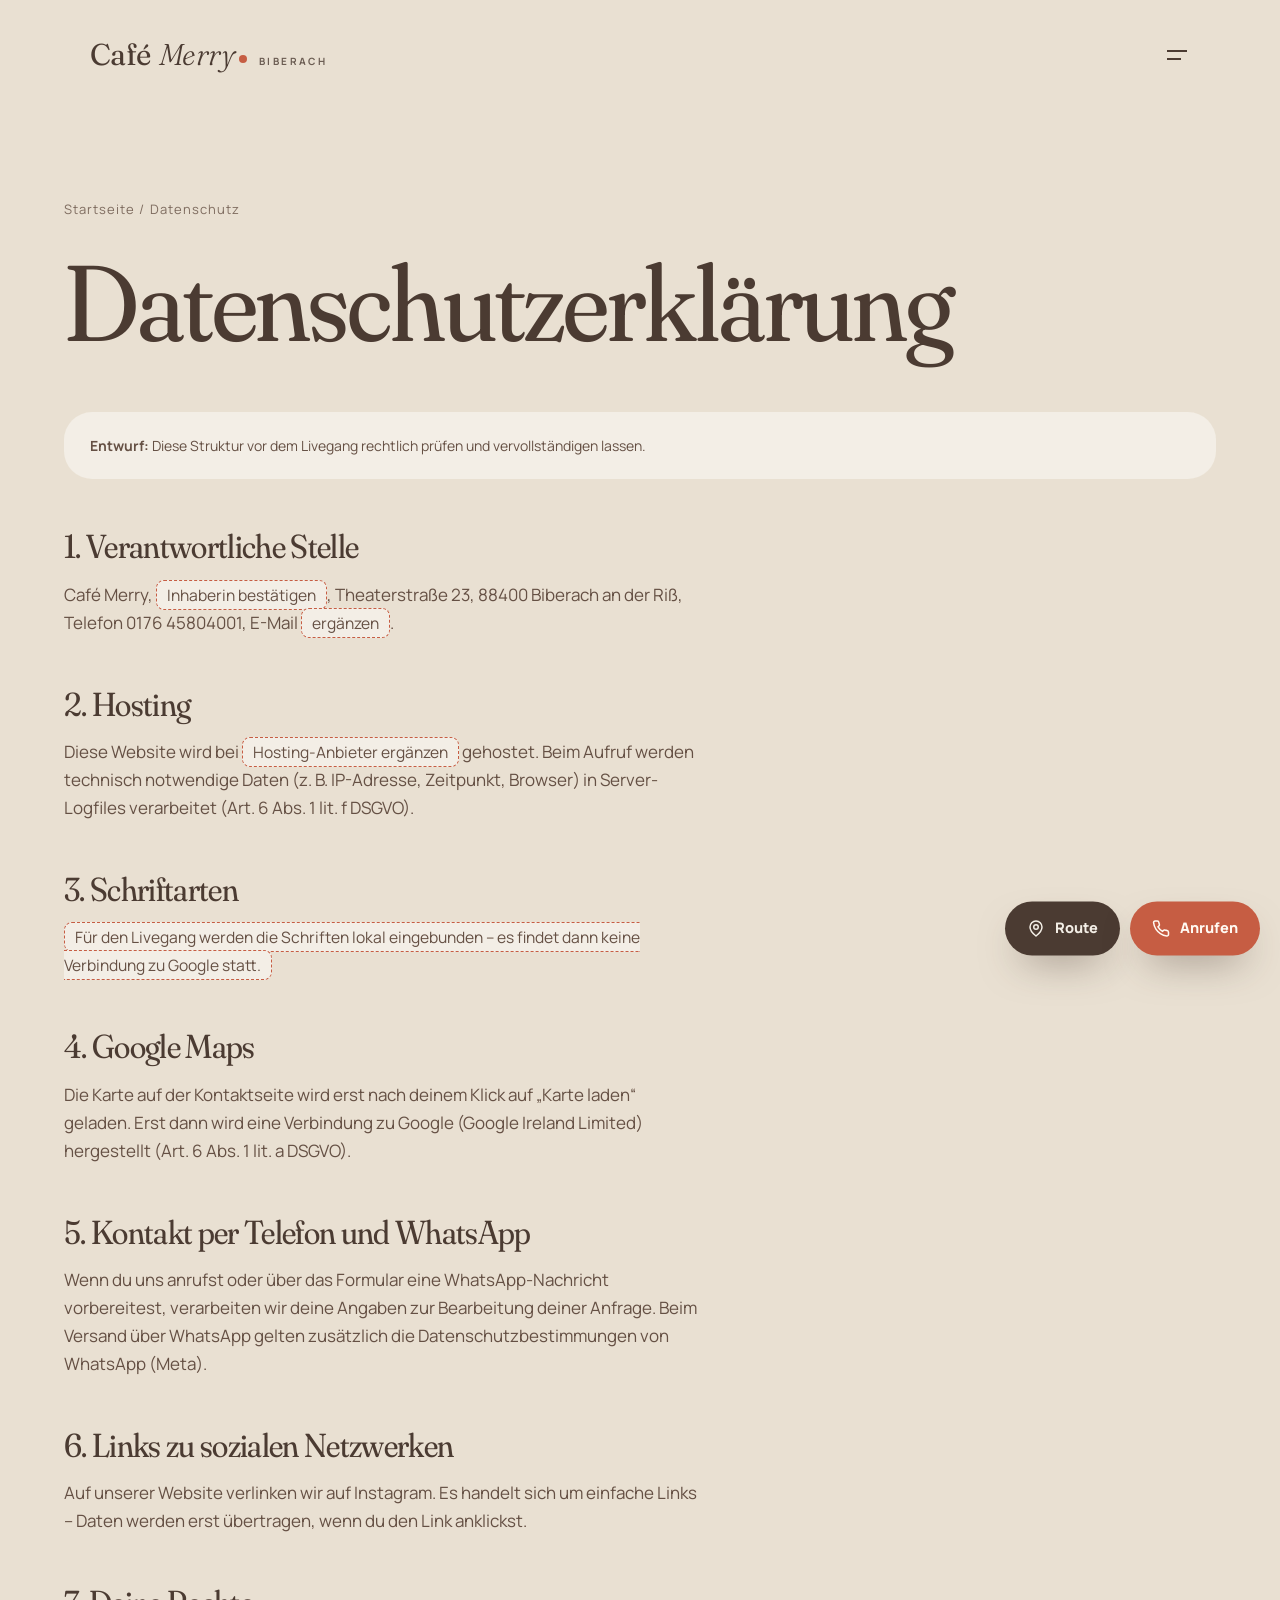
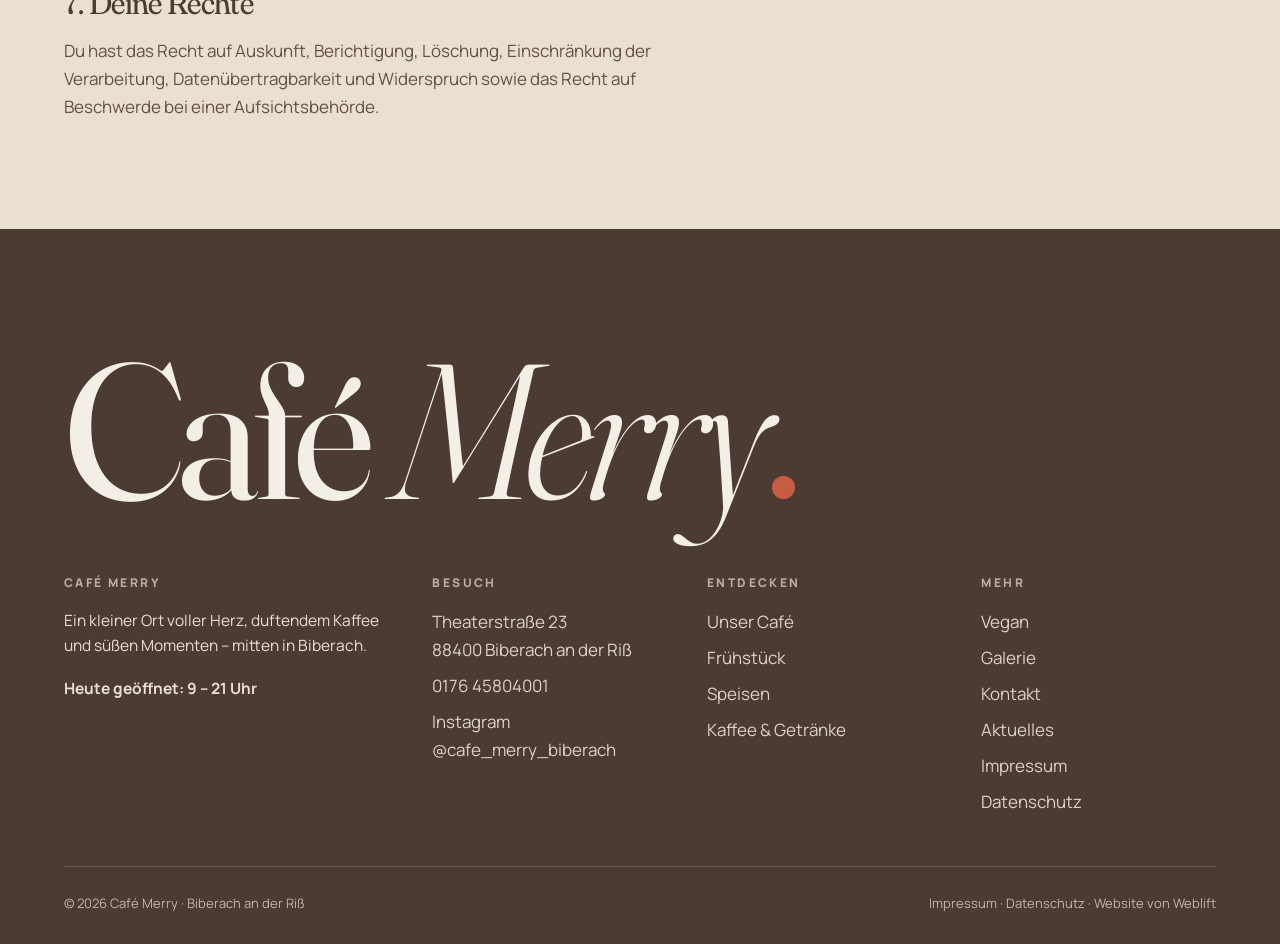
<file: datenschutz.html>
<!DOCTYPE html>
<html lang="de">
<head>
<meta charset="utf-8">
<meta name="viewport" content="width=device-width, initial-scale=1">
<title>Datenschutz – Café Merry Biberach</title>
<meta name="description" content="Datenschutzerklärung des Café Merry Biberach.">
<link rel="canonical" href="https://www.cafe-merry-biberach.de/datenschutz.html">
<meta name="theme-color" content="#655044">
<meta property="og:type" content="website">
<meta property="og:locale" content="de_DE">
<meta property="og:site_name" content="Café Merry Biberach">
<meta property="og:title" content="Datenschutz – Café Merry Biberach">
<meta property="og:description" content="Datenschutzerklärung des Café Merry Biberach.">
<meta property="og:url" content="https://www.cafe-merry-biberach.de/datenschutz.html">
<meta property="og:image" content="https://images.unsplash.com/photo-1533089860892-a7c6f0a88666?auto=format&fit=crop&w=1200&q=78">
<meta name="twitter:card" content="summary_large_image">
<link rel="icon" href="data:image/svg+xml,%3Csvg xmlns='http://www.w3.org/2000/svg' viewBox='0 0 64 64'%3E%3Crect width='64' height='64' rx='32' fill='%23655044'/%3E%3Ctext x='32' y='44' text-anchor='middle' font-family='Georgia,serif' font-style='italic' font-size='36' fill='%23E9E0D2'%3EM%3C/text%3E%3Ccircle cx='50' cy='42' r='4' fill='%23C65D43'/%3E%3C/svg%3E">
<!-- Hinweis DSGVO: Für den Livegang Schriften lokal hosten (Google Fonts nicht extern laden). -->
<link rel="preconnect" href="https://fonts.googleapis.com">
<link rel="preconnect" href="https://fonts.gstatic.com" crossorigin>
<link href="https://fonts.googleapis.com/css2?family=Fraunces:ital,opsz,wght,SOFT@0,9..144,300..600,0..100;1,9..144,300..600,0..100&family=Manrope:wght@400;500;600;700;800&display=swap" rel="stylesheet">
<link rel="stylesheet" href="style.css">
<script type="application/ld+json">{"@context": "https://schema.org", "@type": "CafeOrCoffeeShop", "name": "Café Merry", "image": "https://images.unsplash.com/photo-1554118811-1e0d58224f24?auto=format&fit=crop&w=1200&q=78", "url": "https://www.cafe-merry-biberach.de/", "telephone": "+49 176 45804001", "address": {"@type": "PostalAddress", "streetAddress": "Theaterstraße 23", "postalCode": "88400", "addressLocality": "Biberach an der Riß", "addressRegion": "Baden-Württemberg", "addressCountry": "DE"}, "servesCuisine": ["Frühstück", "Kaffee", "Kuchen", "Persisch"], "sameAs": ["https://www.instagram.com/cafe_merry_biberach/"], "hasMenu": "https://www.cafe-merry-biberach.de/speisen.html"}</script>
</head>
<body class="">
<a class="skip-link" href="#main">Zum Inhalt springen</a>
<div class="curtain" aria-hidden="true"><span class="c-logo">Café <i>Merry</i><span class="dot"></span></span></div>
<header class="site-header">
  <div class="nav-shell">
    <a class="logo" href="index.html" aria-label="Café Merry – zur Startseite">Café&nbsp;<i>Merry</i><span class="dot"></span><small>Biberach</small></a>
    <nav aria-label="Hauptnavigation"><ul class="nav-links"><li><a href="index.html">Startseite</a></li><li><a href="unser-cafe.html">Unser Café</a></li><li><a href="fruehstueck.html">Frühstück</a></li><li><a href="speisen.html">Speisen</a></li><li><a href="kaffee-getraenke.html">Kaffee & Getränke</a></li><li><a href="vegan.html">Vegan</a></li><li><a href="galerie.html">Galerie</a></li><li><a href="kontakt.html">Kontakt</a></li><li><a href="aktuelles.html">Aktuelles</a></li></ul></nav>
    <div class="nav-cta">
      <a class="btn desk" href="kontakt.html">Besuche uns <span class="arrow" aria-hidden="true">→</span></a>
      <button class="burger" aria-label="Menü öffnen" aria-expanded="false" aria-controls="mobile-menu"><span></span><span></span></button>
    </div>
  </div>
</header>
<div class="mobile-menu" id="mobile-menu" aria-hidden="true">
  <nav aria-label="Mobile Navigation"><ol><li><a class="m-link" href="index.html">Startseite</a></li><li><a class="m-link" href="unser-cafe.html">Unser Café</a></li><li><a class="m-link" href="fruehstueck.html">Frühstück</a></li><li><a class="m-link" href="speisen.html">Speisen</a></li><li><a class="m-link" href="kaffee-getraenke.html">Kaffee & Getränke</a></li><li><a class="m-link" href="vegan.html">Vegan</a></li><li><a class="m-link" href="galerie.html">Galerie</a></li><li><a class="m-link" href="kontakt.html">Kontakt</a></li><li><a class="m-link" href="aktuelles.html">Aktuelles</a></li></ol></nav>
  <div class="m-foot">
    <a href="tel:+4917645804001">0176 45804001</a>
    <a href="https://www.google.com/maps/dir/?api=1&destination=Caf%C3%A9+Merry%2C+Theaterstra%C3%9Fe+23%2C+88400+Biberach+an+der+Ri%C3%9F" target="_blank" rel="noopener">Theaterstraße 23, Biberach</a>
    <a href="https://www.instagram.com/cafe_merry_biberach/" target="_blank" rel="noopener">Instagram</a>
  </div>
</div>

<main id="main"><section class="page-hero"><div class="wrap legal">
  <p class="crumbs"><a href="index.html">Startseite</a> / Datenschutz</p>
  <h1>Datenschutz&shy;erklärung</h1>
  <p class="menu-note"><strong>Entwurf:</strong> Diese Struktur vor dem Livegang rechtlich prüfen und vervollständigen lassen.</p>
  <h2>1. Verantwortliche Stelle</h2>
  <p>Café Merry, <span class="ph">Inhaberin bestätigen</span>, Theaterstraße 23, 88400 Biberach an der Riß, Telefon 0176 45804001, E-Mail <span class="ph">ergänzen</span>.</p>
  <h2>2. Hosting</h2>
  <p>Diese Website wird bei <span class="ph">Hosting-Anbieter ergänzen</span> gehostet. Beim Aufruf werden technisch notwendige Daten (z. B. IP-Adresse, Zeitpunkt, Browser) in Server-Logfiles verarbeitet (Art. 6 Abs. 1 lit. f DSGVO).</p>
  <h2>3. Schriftarten</h2>
  <p><span class="ph">Für den Livegang werden die Schriften lokal eingebunden – es findet dann keine Verbindung zu Google statt.</span></p>
  <h2>4. Google Maps</h2>
  <p>Die Karte auf der Kontaktseite wird erst nach deinem Klick auf „Karte laden“ geladen. Erst dann wird eine Verbindung zu Google (Google Ireland Limited) hergestellt (Art. 6 Abs. 1 lit. a DSGVO).</p>
  <h2>5. Kontakt per Telefon und WhatsApp</h2>
  <p>Wenn du uns anrufst oder über das Formular eine WhatsApp-Nachricht vorbereitest, verarbeiten wir deine Angaben zur Bearbeitung deiner Anfrage. Beim Versand über WhatsApp gelten zusätzlich die Datenschutzbestimmungen von WhatsApp (Meta).</p>
  <h2>6. Links zu sozialen Netzwerken</h2>
  <p>Auf unserer Website verlinken wir auf Instagram. Es handelt sich um einfache Links – Daten werden erst übertragen, wenn du den Link anklickst.</p>
  <h2>7. Deine Rechte</h2>
  <p>Du hast das Recht auf Auskunft, Berichtigung, Löschung, Einschränkung der Verarbeitung, Datenübertragbarkeit und Widerspruch sowie das Recht auf Beschwerde bei einer Aufsichtsbehörde.</p>
</div></section></main><footer class="site-footer">
  <div class="wrap">
    <p class="footer-big" aria-hidden="true">Café <i>Merry</i><span class="dot"></span></p>
    <div class="footer-cols">
      <div>
        <h4>Café Merry</h4>
        <p>Ein kleiner Ort voller Herz, duftendem Kaffee und süßen Momenten – mitten in Biberach.</p>
        <p data-today style="font-weight:700"></p>
      </div>
      <div>
        <h4>Besuch</h4>
        <ul>
          <li><a href="https://www.google.com/maps/dir/?api=1&destination=Caf%C3%A9+Merry%2C+Theaterstra%C3%9Fe+23%2C+88400+Biberach+an+der+Ri%C3%9F" target="_blank" rel="noopener">Theaterstraße 23<br>88400 Biberach an der Riß</a></li>
          <li><a href="tel:+4917645804001">0176 45804001</a></li>
          <li><a href="https://www.instagram.com/cafe_merry_biberach/" target="_blank" rel="noopener">Instagram @cafe_merry_biberach</a></li>
        </ul>
      </div>
      <div>
        <h4>Entdecken</h4>
        <ul><li><a href="unser-cafe.html">Unser Café</a></li><li><a href="fruehstueck.html">Frühstück</a></li><li><a href="speisen.html">Speisen</a></li><li><a href="kaffee-getraenke.html">Kaffee & Getränke</a></li></ul>
      </div>
      <div>
        <h4>Mehr</h4>
        <ul><li><a href="vegan.html">Vegan</a></li><li><a href="galerie.html">Galerie</a></li><li><a href="kontakt.html">Kontakt</a></li><li><a href="aktuelles.html">Aktuelles</a></li><li><a href="impressum.html">Impressum</a></li><li><a href="datenschutz.html">Datenschutz</a></li></ul>
      </div>
    </div>
    <div class="footer-bottom">
      <span>© <span data-year>2026</span> Café Merry · Biberach an der Riß</span>
      <span><a href="impressum.html">Impressum</a> · <a href="datenschutz.html">Datenschutz</a> · Website von Weblift</span>
    </div>
  </div>
</footer>
<div class="fab" aria-label="Schnellkontakt">
  <a class="fab-route" href="https://www.google.com/maps/dir/?api=1&destination=Caf%C3%A9+Merry%2C+Theaterstra%C3%9Fe+23%2C+88400+Biberach+an+der+Ri%C3%9F" target="_blank" rel="noopener"><svg viewBox="0 0 24 24" fill="none" stroke="currentColor" stroke-width="2" aria-hidden="true"><path d="M20 10c0 6-8 12-8 12s-8-6-8-12a8 8 0 0 1 16 0z"/><circle cx="12" cy="10" r="3"/></svg> Route</a>
  <a class="fab-call" href="tel:+4917645804001"><svg viewBox="0 0 24 24" fill="none" stroke="currentColor" stroke-width="2" aria-hidden="true"><path d="M22 16.9v3a2 2 0 0 1-2.2 2 19.8 19.8 0 0 1-8.6-3.1 19.5 19.5 0 0 1-6-6A19.8 19.8 0 0 1 2.1 4.2 2 2 0 0 1 4.1 2h3a2 2 0 0 1 2 1.7c.1.9.4 1.8.7 2.7a2 2 0 0 1-.5 2.1L8 9.8a16 16 0 0 0 6 6l1.3-1.3a2 2 0 0 1 2.1-.4c.9.3 1.8.6 2.7.7a2 2 0 0 1 1.7 2z"/></svg> Anrufen</a>
</div>
<script src="data.js"></script>
<script src="main.js"></script>
</body>
</html>
</file>
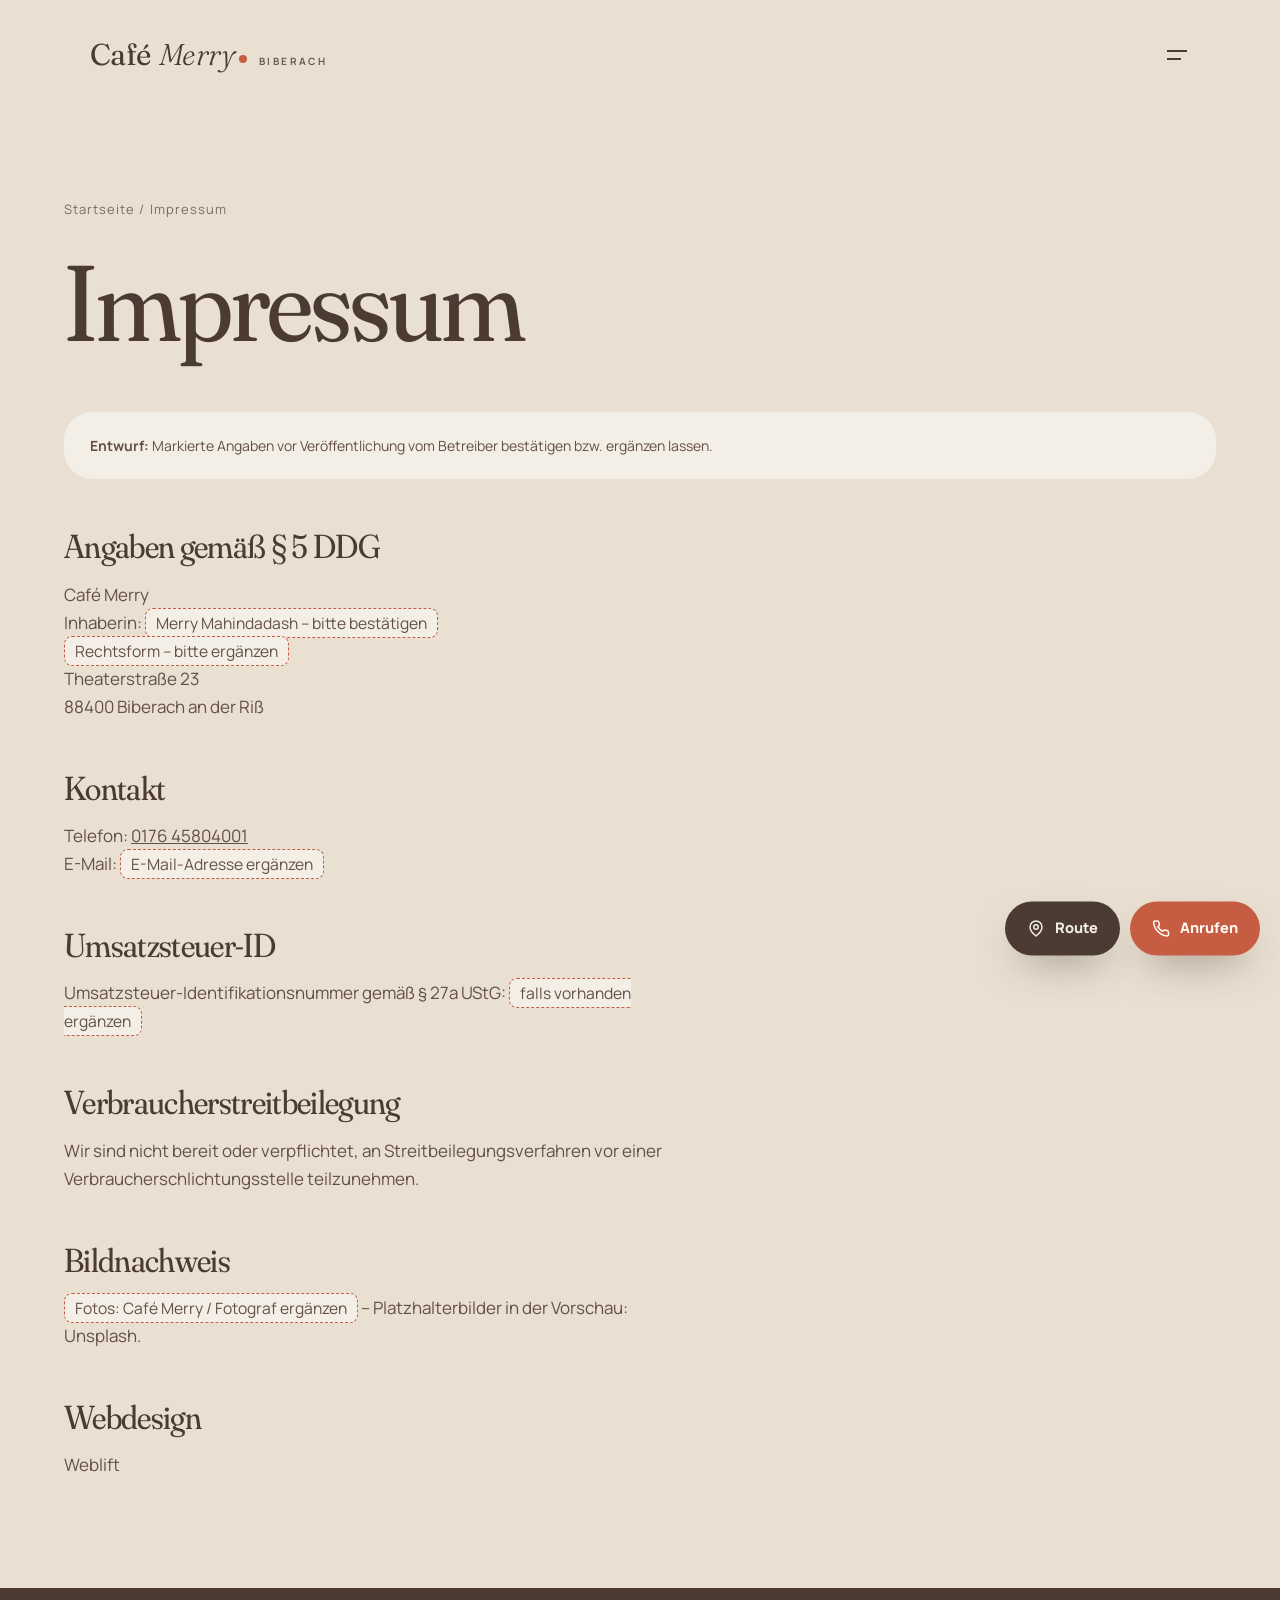
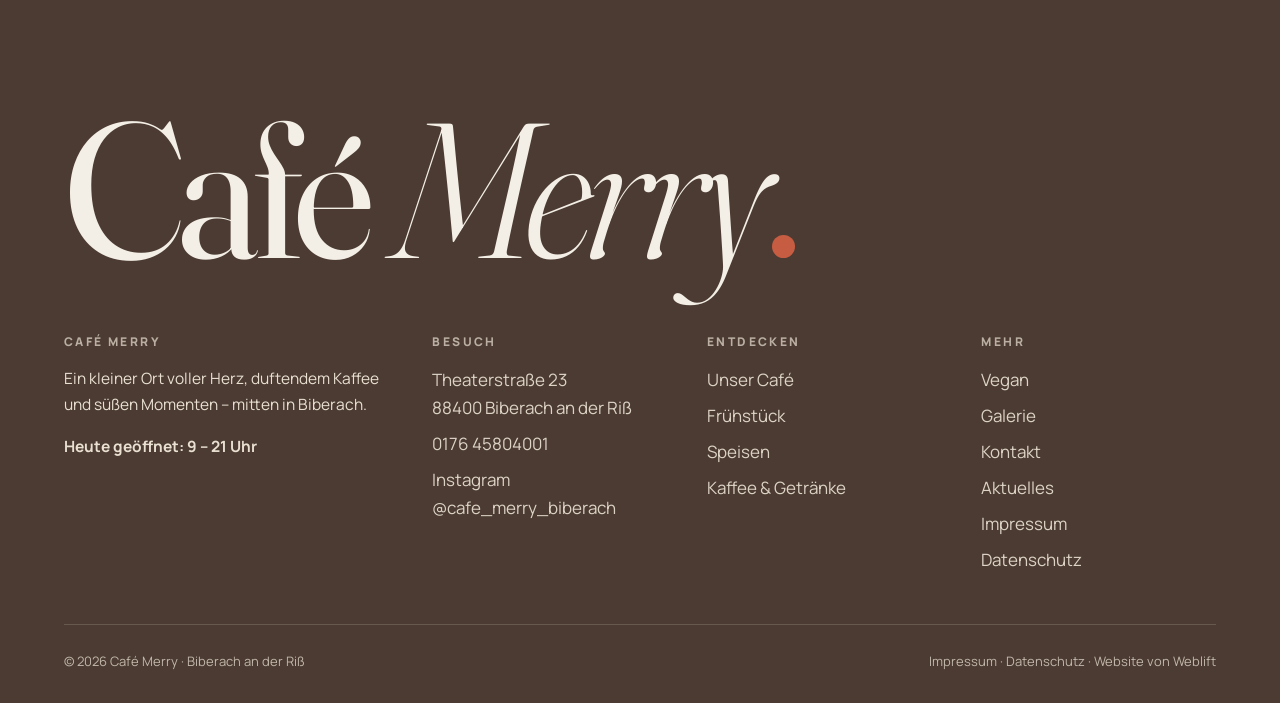
<file: impressum.html>
<!DOCTYPE html>
<html lang="de">
<head>
<meta charset="utf-8">
<meta name="viewport" content="width=device-width, initial-scale=1">
<title>Impressum – Café Merry Biberach</title>
<meta name="description" content="Impressum des Café Merry, Theaterstraße 23, 88400 Biberach an der Riß.">
<link rel="canonical" href="https://www.cafe-merry-biberach.de/impressum.html">
<meta name="theme-color" content="#655044">
<meta property="og:type" content="website">
<meta property="og:locale" content="de_DE">
<meta property="og:site_name" content="Café Merry Biberach">
<meta property="og:title" content="Impressum – Café Merry Biberach">
<meta property="og:description" content="Impressum des Café Merry, Theaterstraße 23, 88400 Biberach an der Riß.">
<meta property="og:url" content="https://www.cafe-merry-biberach.de/impressum.html">
<meta property="og:image" content="https://images.unsplash.com/photo-1533089860892-a7c6f0a88666?auto=format&fit=crop&w=1200&q=78">
<meta name="twitter:card" content="summary_large_image">
<link rel="icon" href="data:image/svg+xml,%3Csvg xmlns='http://www.w3.org/2000/svg' viewBox='0 0 64 64'%3E%3Crect width='64' height='64' rx='32' fill='%23655044'/%3E%3Ctext x='32' y='44' text-anchor='middle' font-family='Georgia,serif' font-style='italic' font-size='36' fill='%23E9E0D2'%3EM%3C/text%3E%3Ccircle cx='50' cy='42' r='4' fill='%23C65D43'/%3E%3C/svg%3E">
<!-- Hinweis DSGVO: Für den Livegang Schriften lokal hosten (Google Fonts nicht extern laden). -->
<link rel="preconnect" href="https://fonts.googleapis.com">
<link rel="preconnect" href="https://fonts.gstatic.com" crossorigin>
<link href="https://fonts.googleapis.com/css2?family=Fraunces:ital,opsz,wght,SOFT@0,9..144,300..600,0..100;1,9..144,300..600,0..100&family=Manrope:wght@400;500;600;700;800&display=swap" rel="stylesheet">
<link rel="stylesheet" href="style.css">
<script type="application/ld+json">{"@context": "https://schema.org", "@type": "CafeOrCoffeeShop", "name": "Café Merry", "image": "https://images.unsplash.com/photo-1554118811-1e0d58224f24?auto=format&fit=crop&w=1200&q=78", "url": "https://www.cafe-merry-biberach.de/", "telephone": "+49 176 45804001", "address": {"@type": "PostalAddress", "streetAddress": "Theaterstraße 23", "postalCode": "88400", "addressLocality": "Biberach an der Riß", "addressRegion": "Baden-Württemberg", "addressCountry": "DE"}, "servesCuisine": ["Frühstück", "Kaffee", "Kuchen", "Persisch"], "sameAs": ["https://www.instagram.com/cafe_merry_biberach/"], "hasMenu": "https://www.cafe-merry-biberach.de/speisen.html"}</script>
</head>
<body class="">
<a class="skip-link" href="#main">Zum Inhalt springen</a>
<div class="curtain" aria-hidden="true"><span class="c-logo">Café <i>Merry</i><span class="dot"></span></span></div>
<header class="site-header">
  <div class="nav-shell">
    <a class="logo" href="index.html" aria-label="Café Merry – zur Startseite">Café&nbsp;<i>Merry</i><span class="dot"></span><small>Biberach</small></a>
    <nav aria-label="Hauptnavigation"><ul class="nav-links"><li><a href="index.html">Startseite</a></li><li><a href="unser-cafe.html">Unser Café</a></li><li><a href="fruehstueck.html">Frühstück</a></li><li><a href="speisen.html">Speisen</a></li><li><a href="kaffee-getraenke.html">Kaffee & Getränke</a></li><li><a href="vegan.html">Vegan</a></li><li><a href="galerie.html">Galerie</a></li><li><a href="kontakt.html">Kontakt</a></li><li><a href="aktuelles.html">Aktuelles</a></li></ul></nav>
    <div class="nav-cta">
      <a class="btn desk" href="kontakt.html">Besuche uns <span class="arrow" aria-hidden="true">→</span></a>
      <button class="burger" aria-label="Menü öffnen" aria-expanded="false" aria-controls="mobile-menu"><span></span><span></span></button>
    </div>
  </div>
</header>
<div class="mobile-menu" id="mobile-menu" aria-hidden="true">
  <nav aria-label="Mobile Navigation"><ol><li><a class="m-link" href="index.html">Startseite</a></li><li><a class="m-link" href="unser-cafe.html">Unser Café</a></li><li><a class="m-link" href="fruehstueck.html">Frühstück</a></li><li><a class="m-link" href="speisen.html">Speisen</a></li><li><a class="m-link" href="kaffee-getraenke.html">Kaffee & Getränke</a></li><li><a class="m-link" href="vegan.html">Vegan</a></li><li><a class="m-link" href="galerie.html">Galerie</a></li><li><a class="m-link" href="kontakt.html">Kontakt</a></li><li><a class="m-link" href="aktuelles.html">Aktuelles</a></li></ol></nav>
  <div class="m-foot">
    <a href="tel:+4917645804001">0176 45804001</a>
    <a href="https://www.google.com/maps/dir/?api=1&destination=Caf%C3%A9+Merry%2C+Theaterstra%C3%9Fe+23%2C+88400+Biberach+an+der+Ri%C3%9F" target="_blank" rel="noopener">Theaterstraße 23, Biberach</a>
    <a href="https://www.instagram.com/cafe_merry_biberach/" target="_blank" rel="noopener">Instagram</a>
  </div>
</div>

<main id="main"><section class="page-hero"><div class="wrap legal">
  <p class="crumbs"><a href="index.html">Startseite</a> / Impressum</p>
  <h1>Impressum</h1>
  <p class="menu-note"><strong>Entwurf:</strong> Markierte Angaben vor Veröffentlichung vom Betreiber bestätigen bzw. ergänzen lassen.</p>
  <h2>Angaben gemäß § 5 DDG</h2>
  <p>Café Merry<br>Inhaberin: <span class="ph">Merry Mahindadash – bitte bestätigen</span><br><span class="ph">Rechtsform – bitte ergänzen</span><br>Theaterstraße 23<br>88400 Biberach an der Riß</p>
  <h2>Kontakt</h2>
  <p>Telefon: <a href="tel:+4917645804001">0176 45804001</a><br>E-Mail: <span class="ph">E-Mail-Adresse ergänzen</span></p>
  <h2>Umsatzsteuer-ID</h2>
  <p>Umsatzsteuer-Identifikationsnummer gemäß § 27a UStG: <span class="ph">falls vorhanden ergänzen</span></p>
  <h2>Verbraucherstreitbeilegung</h2>
  <p>Wir sind nicht bereit oder verpflichtet, an Streitbeilegungsverfahren vor einer Verbraucherschlichtungsstelle teilzunehmen.</p>
  <h2>Bildnachweis</h2>
  <p><span class="ph">Fotos: Café Merry / Fotograf ergänzen</span> – Platzhalterbilder in der Vorschau: Unsplash.</p>
  <h2>Webdesign</h2>
  <p>Weblift</p>
</div></section></main><footer class="site-footer">
  <div class="wrap">
    <p class="footer-big" aria-hidden="true">Café <i>Merry</i><span class="dot"></span></p>
    <div class="footer-cols">
      <div>
        <h4>Café Merry</h4>
        <p>Ein kleiner Ort voller Herz, duftendem Kaffee und süßen Momenten – mitten in Biberach.</p>
        <p data-today style="font-weight:700"></p>
      </div>
      <div>
        <h4>Besuch</h4>
        <ul>
          <li><a href="https://www.google.com/maps/dir/?api=1&destination=Caf%C3%A9+Merry%2C+Theaterstra%C3%9Fe+23%2C+88400+Biberach+an+der+Ri%C3%9F" target="_blank" rel="noopener">Theaterstraße 23<br>88400 Biberach an der Riß</a></li>
          <li><a href="tel:+4917645804001">0176 45804001</a></li>
          <li><a href="https://www.instagram.com/cafe_merry_biberach/" target="_blank" rel="noopener">Instagram @cafe_merry_biberach</a></li>
        </ul>
      </div>
      <div>
        <h4>Entdecken</h4>
        <ul><li><a href="unser-cafe.html">Unser Café</a></li><li><a href="fruehstueck.html">Frühstück</a></li><li><a href="speisen.html">Speisen</a></li><li><a href="kaffee-getraenke.html">Kaffee & Getränke</a></li></ul>
      </div>
      <div>
        <h4>Mehr</h4>
        <ul><li><a href="vegan.html">Vegan</a></li><li><a href="galerie.html">Galerie</a></li><li><a href="kontakt.html">Kontakt</a></li><li><a href="aktuelles.html">Aktuelles</a></li><li><a href="impressum.html">Impressum</a></li><li><a href="datenschutz.html">Datenschutz</a></li></ul>
      </div>
    </div>
    <div class="footer-bottom">
      <span>© <span data-year>2026</span> Café Merry · Biberach an der Riß</span>
      <span><a href="impressum.html">Impressum</a> · <a href="datenschutz.html">Datenschutz</a> · Website von Weblift</span>
    </div>
  </div>
</footer>
<div class="fab" aria-label="Schnellkontakt">
  <a class="fab-route" href="https://www.google.com/maps/dir/?api=1&destination=Caf%C3%A9+Merry%2C+Theaterstra%C3%9Fe+23%2C+88400+Biberach+an+der+Ri%C3%9F" target="_blank" rel="noopener"><svg viewBox="0 0 24 24" fill="none" stroke="currentColor" stroke-width="2" aria-hidden="true"><path d="M20 10c0 6-8 12-8 12s-8-6-8-12a8 8 0 0 1 16 0z"/><circle cx="12" cy="10" r="3"/></svg> Route</a>
  <a class="fab-call" href="tel:+4917645804001"><svg viewBox="0 0 24 24" fill="none" stroke="currentColor" stroke-width="2" aria-hidden="true"><path d="M22 16.9v3a2 2 0 0 1-2.2 2 19.8 19.8 0 0 1-8.6-3.1 19.5 19.5 0 0 1-6-6A19.8 19.8 0 0 1 2.1 4.2 2 2 0 0 1 4.1 2h3a2 2 0 0 1 2 1.7c.1.9.4 1.8.7 2.7a2 2 0 0 1-.5 2.1L8 9.8a16 16 0 0 0 6 6l1.3-1.3a2 2 0 0 1 2.1-.4c.9.3 1.8.6 2.7.7a2 2 0 0 1 1.7 2z"/></svg> Anrufen</a>
</div>
<script src="data.js"></script>
<script src="main.js"></script>
</body>
</html>
</file>
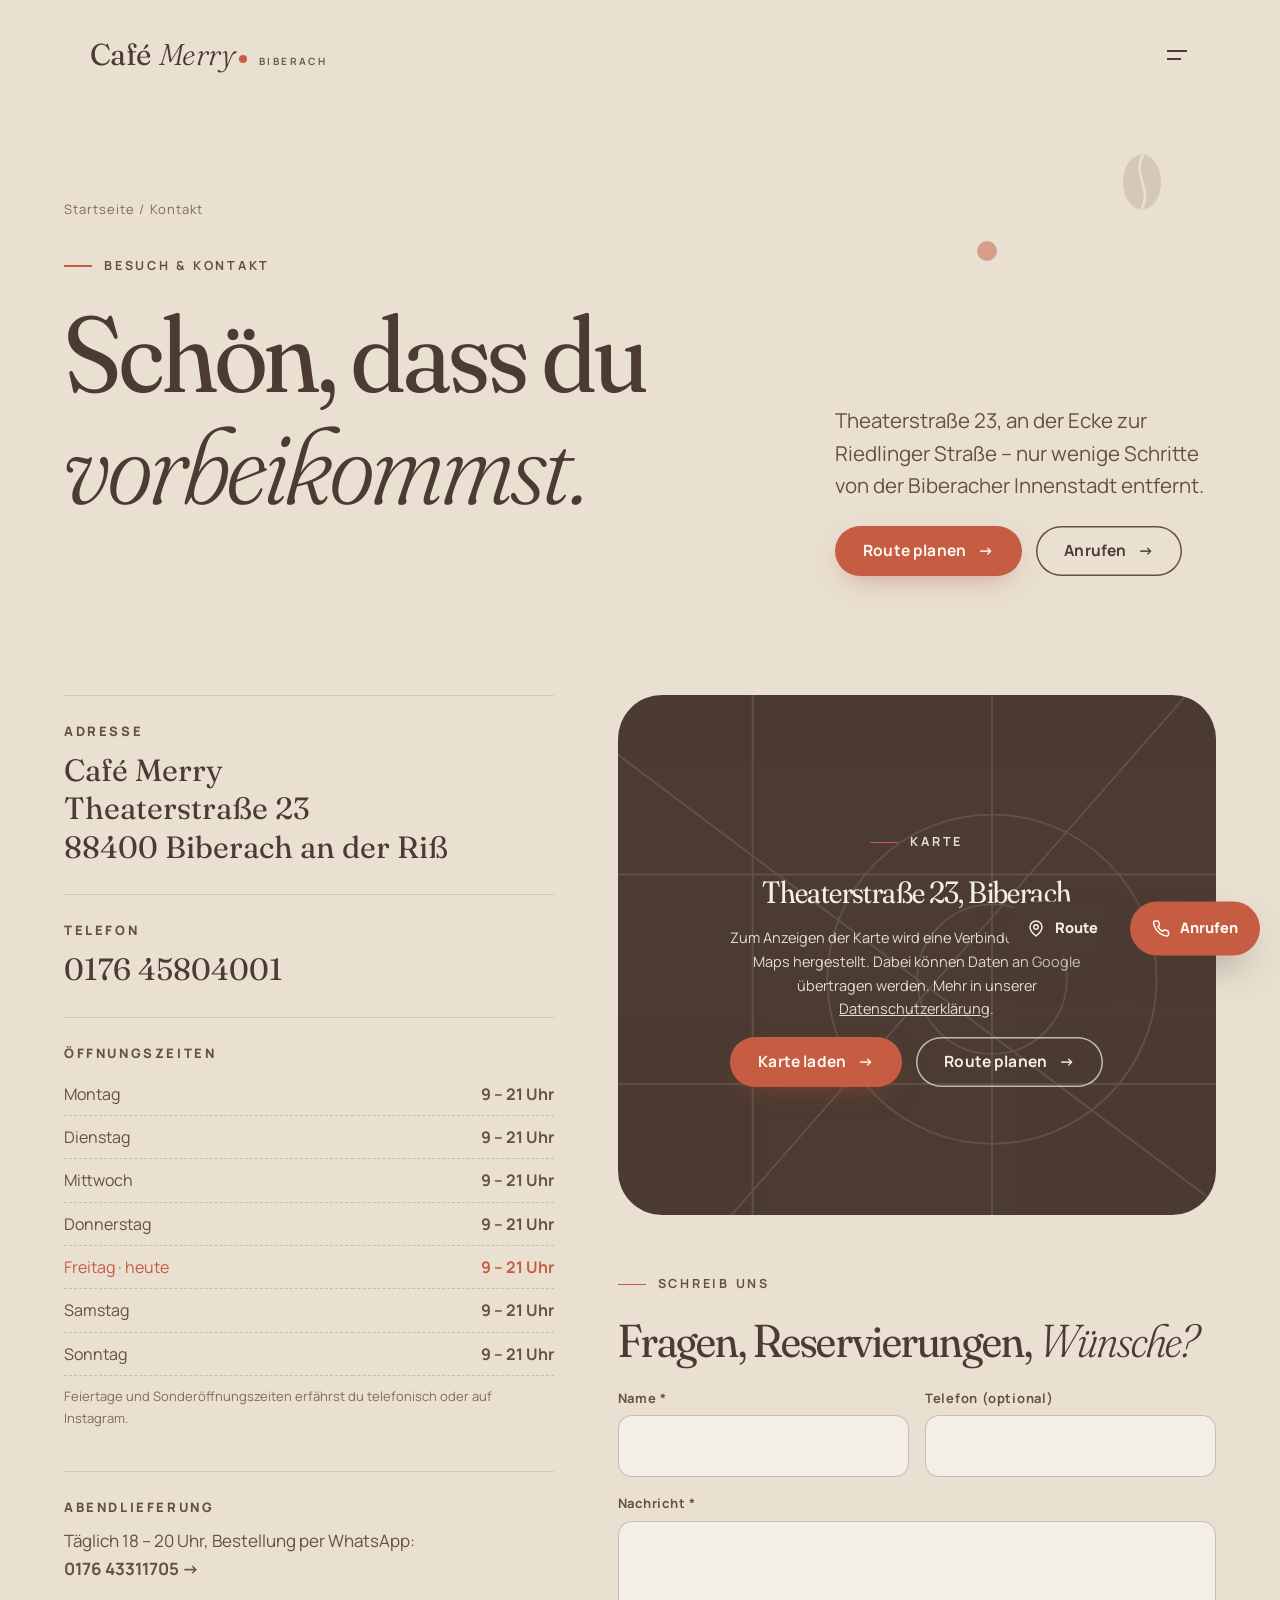
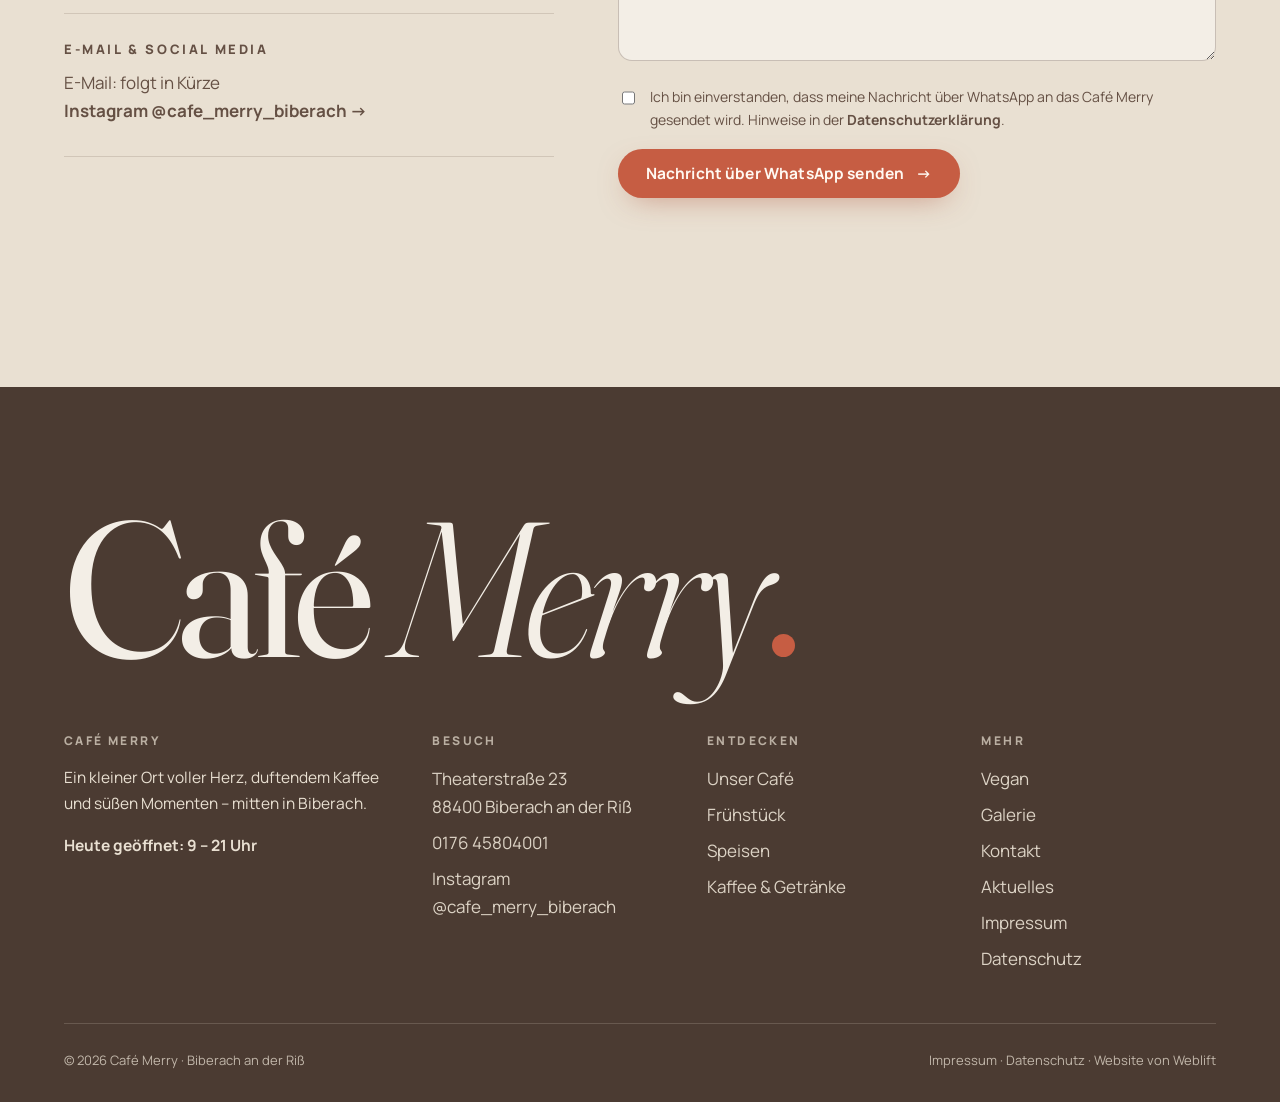
<file: kontakt.html>
<!DOCTYPE html>
<html lang="de">
<head>
<meta charset="utf-8">
<meta name="viewport" content="width=device-width, initial-scale=1">
<title>Kontakt & Anfahrt – Café Merry, Theaterstraße 23, Biberach</title>
<meta name="description" content="So findest du das Café Merry: Theaterstraße 23, 88400 Biberach an der Riß. Telefon 0176 45804001, Öffnungszeiten, Route und Abendlieferung per WhatsApp.">
<link rel="canonical" href="https://www.cafe-merry-biberach.de/kontakt.html">
<meta name="theme-color" content="#655044">
<meta property="og:type" content="website">
<meta property="og:locale" content="de_DE">
<meta property="og:site_name" content="Café Merry Biberach">
<meta property="og:title" content="Kontakt & Anfahrt – Café Merry, Theaterstraße 23, Biberach">
<meta property="og:description" content="So findest du das Café Merry: Theaterstraße 23, 88400 Biberach an der Riß. Telefon 0176 45804001, Öffnungszeiten, Route und Abendlieferung per WhatsApp.">
<meta property="og:url" content="https://www.cafe-merry-biberach.de/kontakt.html">
<meta property="og:image" content="https://images.unsplash.com/photo-1533089860892-a7c6f0a88666?auto=format&fit=crop&w=1200&q=78">
<meta name="twitter:card" content="summary_large_image">
<link rel="icon" href="data:image/svg+xml,%3Csvg xmlns='http://www.w3.org/2000/svg' viewBox='0 0 64 64'%3E%3Crect width='64' height='64' rx='32' fill='%23655044'/%3E%3Ctext x='32' y='44' text-anchor='middle' font-family='Georgia,serif' font-style='italic' font-size='36' fill='%23E9E0D2'%3EM%3C/text%3E%3Ccircle cx='50' cy='42' r='4' fill='%23C65D43'/%3E%3C/svg%3E">
<!-- Hinweis DSGVO: Für den Livegang Schriften lokal hosten (Google Fonts nicht extern laden). -->
<link rel="preconnect" href="https://fonts.googleapis.com">
<link rel="preconnect" href="https://fonts.gstatic.com" crossorigin>
<link href="https://fonts.googleapis.com/css2?family=Fraunces:ital,opsz,wght,SOFT@0,9..144,300..600,0..100;1,9..144,300..600,0..100&family=Manrope:wght@400;500;600;700;800&display=swap" rel="stylesheet">
<link rel="stylesheet" href="style.css">
<script type="application/ld+json">{"@context": "https://schema.org", "@type": "CafeOrCoffeeShop", "name": "Café Merry", "image": "https://images.unsplash.com/photo-1554118811-1e0d58224f24?auto=format&fit=crop&w=1200&q=78", "url": "https://www.cafe-merry-biberach.de/", "telephone": "+49 176 45804001", "address": {"@type": "PostalAddress", "streetAddress": "Theaterstraße 23", "postalCode": "88400", "addressLocality": "Biberach an der Riß", "addressRegion": "Baden-Württemberg", "addressCountry": "DE"}, "servesCuisine": ["Frühstück", "Kaffee", "Kuchen", "Persisch"], "sameAs": ["https://www.instagram.com/cafe_merry_biberach/"], "hasMenu": "https://www.cafe-merry-biberach.de/speisen.html"}</script>
</head>
<body class="">
<a class="skip-link" href="#main">Zum Inhalt springen</a>
<div class="curtain" aria-hidden="true"><span class="c-logo">Café <i>Merry</i><span class="dot"></span></span></div>
<header class="site-header">
  <div class="nav-shell">
    <a class="logo" href="index.html" aria-label="Café Merry – zur Startseite">Café&nbsp;<i>Merry</i><span class="dot"></span><small>Biberach</small></a>
    <nav aria-label="Hauptnavigation"><ul class="nav-links"><li><a href="index.html">Startseite</a></li><li><a href="unser-cafe.html">Unser Café</a></li><li><a href="fruehstueck.html">Frühstück</a></li><li><a href="speisen.html">Speisen</a></li><li><a href="kaffee-getraenke.html">Kaffee & Getränke</a></li><li><a href="vegan.html">Vegan</a></li><li><a href="galerie.html">Galerie</a></li><li><a href="kontakt.html" aria-current="page">Kontakt</a></li><li><a href="aktuelles.html">Aktuelles</a></li></ul></nav>
    <div class="nav-cta">
      <a class="btn desk" href="kontakt.html">Besuche uns <span class="arrow" aria-hidden="true">→</span></a>
      <button class="burger" aria-label="Menü öffnen" aria-expanded="false" aria-controls="mobile-menu"><span></span><span></span></button>
    </div>
  </div>
</header>
<div class="mobile-menu" id="mobile-menu" aria-hidden="true">
  <nav aria-label="Mobile Navigation"><ol><li><a class="m-link" href="index.html">Startseite</a></li><li><a class="m-link" href="unser-cafe.html">Unser Café</a></li><li><a class="m-link" href="fruehstueck.html">Frühstück</a></li><li><a class="m-link" href="speisen.html">Speisen</a></li><li><a class="m-link" href="kaffee-getraenke.html">Kaffee & Getränke</a></li><li><a class="m-link" href="vegan.html">Vegan</a></li><li><a class="m-link" href="galerie.html">Galerie</a></li><li><a class="m-link" href="kontakt.html" aria-current="page">Kontakt</a></li><li><a class="m-link" href="aktuelles.html">Aktuelles</a></li></ol></nav>
  <div class="m-foot">
    <a href="tel:+4917645804001">0176 45804001</a>
    <a href="https://www.google.com/maps/dir/?api=1&destination=Caf%C3%A9+Merry%2C+Theaterstra%C3%9Fe+23%2C+88400+Biberach+an+der+Ri%C3%9F" target="_blank" rel="noopener">Theaterstraße 23, Biberach</a>
    <a href="https://www.instagram.com/cafe_merry_biberach/" target="_blank" rel="noopener">Instagram</a>
  </div>
</div>
<section class="page-hero">
  <span class="floaty f2" style="width:46px;height:64px;right:9%;top:150px"><svg viewBox="0 0 60 84" aria-hidden="true"><ellipse cx="30" cy="42" rx="25" ry="36" fill="currentColor"/><path d="M31 8c-14 20 12 44-1 68" stroke="#E9E0D2" stroke-width="3.5" fill="none" stroke-linecap="round"/></svg></span>
  <span class="floaty terra f3" style="width:22px;height:22px;right:22%;top:240px"><svg viewBox="0 0 40 40" aria-hidden="true"><circle cx="20" cy="20" r="18" fill="currentColor"/></svg></span>
  <div class="wrap">
    <p class="crumbs"><a href="index.html">Startseite</a> <span aria-hidden="true">/</span> Kontakt</p>
    <div class="ph-grid">
      <div><span class="eyebrow">Besuch &amp; Kontakt</span><h1 data-split>Schön, dass du <em>vorbeikommst.</em></h1></div>
      <div><p class="lead line-reveal" style="--d:.5s">Theaterstraße 23, an der Ecke zur Riedlinger Straße – nur wenige Schritte von der Biberacher Innenstadt entfernt.</p><div class="btn-row" style="margin-top:24px"><a class="btn " href="https://www.google.com/maps/dir/?api=1&destination=Caf%C3%A9+Merry%2C+Theaterstra%C3%9Fe+23%2C+88400+Biberach+an+der+Ri%C3%9F" target="_blank" rel="noopener">Route planen <span class="arrow" aria-hidden="true">→</span></a><a class="btn ghost" href="tel:+4917645804001">Anrufen <span class="arrow" aria-hidden="true">→</span></a></div></div>
    </div>
    
  </div>
</section>
<main id="main">
<section class="section" style="padding-top:30px">
  <div class="wrap contact-grid">
    <div>
      <div class="info-block reveal"><h3>Adresse</h3><a class="big" href="https://www.google.com/maps/dir/?api=1&destination=Caf%C3%A9+Merry%2C+Theaterstra%C3%9Fe+23%2C+88400+Biberach+an+der+Ri%C3%9F" target="_blank" rel="noopener">Café Merry<br>Theaterstraße 23<br>88400 Biberach an der Riß</a></div>
      <div class="info-block reveal"><h3>Telefon</h3><a class="big" href="tel:+4917645804001">0176 45804001</a></div>
      <div class="info-block reveal"><h3>Öffnungszeiten</h3><table class="hours"><tbody data-hours></tbody></table><p class="hint">Feiertage und Sonderöffnungszeiten erfährst du telefonisch oder auf Instagram.</p></div>
      <div class="info-block reveal"><h3>Abendlieferung</h3><p style="margin:0">Täglich 18 – 20 Uhr, Bestellung per WhatsApp:<br><a class="text-link" href="https://wa.me/4917643311705" target="_blank" rel="noopener">0176 43311705 →</a></p></div>
      <div class="info-block reveal"><h3>E-Mail &amp; Social Media</h3><p style="margin:0">E-Mail: <span data-email>folgt in Kürze</span><br><a class="text-link" href="https://www.instagram.com/cafe_merry_biberach/" target="_blank" rel="noopener">Instagram @cafe_merry_biberach →</a></p></div>
    </div>
    <div>
      <div class="map-box reveal">
        <svg class="map-pattern" viewBox="0 0 400 400" preserveAspectRatio="xMidYMid slice" aria-hidden="true"><g stroke="#E9E0D2" stroke-width="1.2" fill="none"><path d="M0 120h400M0 260h400M90 0v400M250 0v400M0 40l400 300M30 400L380 0"/><circle cx="250" cy="190" r="50"/><circle cx="250" cy="190" r="110"/></g></svg>
        <div class="map-consent">
          <span class="eyebrow light">Karte</span>
          <h3 style="color:var(--cream-light)">Theaterstraße 23, Biberach</h3>
          <p>Zum Anzeigen der Karte wird eine Verbindung zu Google Maps hergestellt. Dabei können Daten an Google übertragen werden. Mehr in unserer <a href="datenschutz.html" style="text-decoration:underline">Datenschutzerklärung</a>.</p>
          <div class="btn-row" style="justify-content:center"><button class="btn" data-load-map>Karte laden <span class="arrow" aria-hidden="true">→</span></button><a class="btn ghost light" href="https://www.google.com/maps/dir/?api=1&destination=Caf%C3%A9+Merry%2C+Theaterstra%C3%9Fe+23%2C+88400+Biberach+an+der+Ri%C3%9F" target="_blank" rel="noopener">Route planen <span class="arrow" aria-hidden="true">→</span></a></div>
        </div>
      </div>
      <div style="margin-top:50px">
        <span class="eyebrow">Schreib uns</span>
        <h2 style="font-size:clamp(32px,3.6vw,52px)">Fragen, Reservierungen, <em>Wünsche?</em></h2>
        <form class="form" id="contact-form" novalidate>
          <div class="row">
            <div class="field"><label for="f-name">Name *</label><input id="f-name" name="name" required autocomplete="name"></div>
            <div class="field"><label for="f-tel">Telefon (optional)</label><input id="f-tel" name="telefon" type="tel" autocomplete="tel"></div>
          </div>
          <div class="field"><label for="f-msg">Nachricht *</label><textarea id="f-msg" name="nachricht" required></textarea></div>
          <label class="check"><input type="checkbox" required> <span>Ich bin einverstanden, dass meine Nachricht über WhatsApp an das Café Merry gesendet wird. Hinweise in der <a href="datenschutz.html" class="text-link">Datenschutzerklärung</a>.</span></label>
          <div><button class="btn" type="submit">Nachricht über WhatsApp senden <span class="arrow" aria-hidden="true">→</span></button></div>
          <p id="form-status" role="status" aria-live="polite"></p>
        </form>
      </div>
    </div>
  </div>
</section>
</main><footer class="site-footer">
  <div class="wrap">
    <p class="footer-big" aria-hidden="true">Café <i>Merry</i><span class="dot"></span></p>
    <div class="footer-cols">
      <div>
        <h4>Café Merry</h4>
        <p>Ein kleiner Ort voller Herz, duftendem Kaffee und süßen Momenten – mitten in Biberach.</p>
        <p data-today style="font-weight:700"></p>
      </div>
      <div>
        <h4>Besuch</h4>
        <ul>
          <li><a href="https://www.google.com/maps/dir/?api=1&destination=Caf%C3%A9+Merry%2C+Theaterstra%C3%9Fe+23%2C+88400+Biberach+an+der+Ri%C3%9F" target="_blank" rel="noopener">Theaterstraße 23<br>88400 Biberach an der Riß</a></li>
          <li><a href="tel:+4917645804001">0176 45804001</a></li>
          <li><a href="https://www.instagram.com/cafe_merry_biberach/" target="_blank" rel="noopener">Instagram @cafe_merry_biberach</a></li>
        </ul>
      </div>
      <div>
        <h4>Entdecken</h4>
        <ul><li><a href="unser-cafe.html">Unser Café</a></li><li><a href="fruehstueck.html">Frühstück</a></li><li><a href="speisen.html">Speisen</a></li><li><a href="kaffee-getraenke.html">Kaffee & Getränke</a></li></ul>
      </div>
      <div>
        <h4>Mehr</h4>
        <ul><li><a href="vegan.html">Vegan</a></li><li><a href="galerie.html">Galerie</a></li><li><a href="kontakt.html">Kontakt</a></li><li><a href="aktuelles.html">Aktuelles</a></li><li><a href="impressum.html">Impressum</a></li><li><a href="datenschutz.html">Datenschutz</a></li></ul>
      </div>
    </div>
    <div class="footer-bottom">
      <span>© <span data-year>2026</span> Café Merry · Biberach an der Riß</span>
      <span><a href="impressum.html">Impressum</a> · <a href="datenschutz.html">Datenschutz</a> · Website von Weblift</span>
    </div>
  </div>
</footer>
<div class="fab" aria-label="Schnellkontakt">
  <a class="fab-route" href="https://www.google.com/maps/dir/?api=1&destination=Caf%C3%A9+Merry%2C+Theaterstra%C3%9Fe+23%2C+88400+Biberach+an+der+Ri%C3%9F" target="_blank" rel="noopener"><svg viewBox="0 0 24 24" fill="none" stroke="currentColor" stroke-width="2" aria-hidden="true"><path d="M20 10c0 6-8 12-8 12s-8-6-8-12a8 8 0 0 1 16 0z"/><circle cx="12" cy="10" r="3"/></svg> Route</a>
  <a class="fab-call" href="tel:+4917645804001"><svg viewBox="0 0 24 24" fill="none" stroke="currentColor" stroke-width="2" aria-hidden="true"><path d="M22 16.9v3a2 2 0 0 1-2.2 2 19.8 19.8 0 0 1-8.6-3.1 19.5 19.5 0 0 1-6-6A19.8 19.8 0 0 1 2.1 4.2 2 2 0 0 1 4.1 2h3a2 2 0 0 1 2 1.7c.1.9.4 1.8.7 2.7a2 2 0 0 1-.5 2.1L8 9.8a16 16 0 0 0 6 6l1.3-1.3a2 2 0 0 1 2.1-.4c.9.3 1.8.6 2.7.7a2 2 0 0 1 1.7 2z"/></svg> Anrufen</a>
</div>
<script src="data.js"></script>
<script src="main.js"></script>
</body>
</html>
</file>
<file: style.css>
/* =========================================================
   CAFÉ MERRY BIBERACH – Design System
   Weblift · Digital Experiences that stand out
   Markenfarben (verbindlich):
   Warm Cream  #E9E0D2  ~70 %
   Espresso    #655044  ~25 %
   Terracotta  #C65D43  ~5 %  (nur Akzente / CTAs)
   ========================================================= */

:root {
  --cream: #E9E0D2;
  --cream-light: #F3EEE6;   /* hellere Abstufung von Warm Cream */
  --cream-deep: #DDD2C2;    /* tiefere Abstufung von Warm Cream */
  --espresso: #655044;
  --espresso-deep: #4B3B32; /* dunklere Abstufung von Espresso */
  --terra: #C65D43;
  --terra-deep: #A94A33;    /* Hover-Abstufung von Terracotta */
  --on-terra: #FFF9F2;

  --ff-serif: "Fraunces", "Iowan Old Style", Georgia, serif;
  --ff-sans: "Manrope", system-ui, -apple-system, "Segoe UI", sans-serif;

  --r-s: 14px;
  --r: 28px;
  --r-l: 44px;
  --arch: 999px 999px var(--r) var(--r);
  --ease: cubic-bezier(.2, .75, .1, 1);
  --ease-io: cubic-bezier(.65, 0, .35, 1);
  --pad: clamp(20px, 5vw, 72px);
  --maxw: 1320px;
  --header-h: 84px;
}

@view-transition { navigation: auto; }

*, *::before, *::after { box-sizing: border-box; }
html { -webkit-text-size-adjust: 100%; scroll-behavior: smooth; }
body {
  margin: 0;
  background: var(--cream);
  color: var(--espresso);
  font-family: var(--ff-sans);
  font-size: 17px;
  line-height: 1.65;
  -webkit-font-smoothing: antialiased;
  text-rendering: optimizeLegibility;
  overflow-x: hidden;
}
img { display: block; max-width: 100%; height: auto; }
a { color: inherit; }
button { font: inherit; color: inherit; }
::selection { background: var(--terra); color: var(--on-terra); }

.skip-link {
  position: absolute; left: 16px; top: -60px; z-index: 999;
  background: var(--espresso); color: var(--cream); padding: 10px 18px; border-radius: 999px;
  text-decoration: none; transition: top .2s;
}
.skip-link:focus { top: 16px; }
:focus-visible { outline: 2px solid var(--terra); outline-offset: 3px; border-radius: 6px; }

.sr-only { position: absolute; width: 1px; height: 1px; overflow: hidden; clip: rect(0 0 0 0); white-space: nowrap; }

/* ---------- Typografie ---------- */
h1, h2, h3, h4 {
  font-family: var(--ff-serif);
  font-weight: 400;
  color: var(--espresso-deep);
  line-height: 1.04;
  letter-spacing: -.02em;
  margin: 0 0 .5em;
  font-variation-settings: "SOFT" 60, "opsz" 120;
}
h1 { font-size: clamp(44px, 8.4vw, 132px); }
h2 { font-size: clamp(36px, 5.6vw, 84px); }
h3 { font-size: clamp(24px, 2.4vw, 34px); line-height: 1.15; }
h1 em, h2 em, h3 em { font-style: italic; font-weight: 300; }
.accent-em em { color: var(--terra); }
p { margin: 0 0 1.1em; max-width: 64ch; }
.lead { font-size: clamp(19px, 1.6vw, 23px); line-height: 1.6; }
.eyebrow {
  display: inline-flex; align-items: center; gap: 12px;
  font-size: 12.5px; letter-spacing: .22em; text-transform: uppercase; font-weight: 700;
  margin-bottom: 22px; color: var(--espresso);
}
.eyebrow::before { content: ""; width: 28px; height: 1.5px; background: var(--terra); }
.on-dark .eyebrow, .eyebrow.light { color: var(--cream); }

/* ---------- Layout ---------- */
.wrap { width: 100%; max-width: var(--maxw); margin: 0 auto; padding: 0 var(--pad); }
.section { padding: clamp(80px, 12vw, 170px) 0; position: relative; }
.section.tight { padding: clamp(60px, 8vw, 110px) 0; }
.bg-light { background: var(--cream-light); }
.bg-deep { background: var(--cream-deep); }
.on-dark { background: var(--espresso); color: var(--cream); }
.on-dark.deeper { background: var(--espresso-deep); }
.on-dark h1, .on-dark h2, .on-dark h3, .on-dark h4 { color: var(--cream-light); }
.grid-2 { display: grid; grid-template-columns: 1fr 1fr; gap: clamp(32px, 6vw, 110px); align-items: center; }
.grid-asym { display: grid; grid-template-columns: 1.15fr .85fr; gap: clamp(32px, 6vw, 110px); align-items: center; }
.grid-asym.rev { grid-template-columns: .85fr 1.15fr; }
.center { text-align: center; }
.center p { margin-left: auto; margin-right: auto; }
.mt-l { margin-top: clamp(40px, 6vw, 80px); }

/* ---------- Medien ---------- */
.media {
  position: relative; overflow: hidden; border-radius: var(--r);
  background: var(--cream-deep);
}
.media img { width: 100%; height: 100%; object-fit: cover; transition: transform 1.2s var(--ease), opacity .6s; }
.media img.img-fail { opacity: 0; }
.media.arch { border-radius: var(--arch); }
.media.round { border-radius: 999px; }
.media.blob { border-radius: 58% 42% 48% 52% / 46% 52% 48% 54%; }
.ratio-45 { aspect-ratio: 4 / 5; }
.ratio-34 { aspect-ratio: 3 / 4; }
.ratio-11 { aspect-ratio: 1; }
.ratio-169 { aspect-ratio: 16 / 9; }
.ratio-32 { aspect-ratio: 3 / 2; }
.photo-note {
  position: absolute; left: 14px; bottom: 14px; z-index: 2;
  font-size: 11px; letter-spacing: .08em; text-transform: uppercase;
  background: rgba(243, 238, 230, .86); color: var(--espresso-deep);
  padding: 5px 11px; border-radius: 999px; backdrop-filter: blur(6px);
}

/* ---------- Buttons ---------- */
.btn {
  --bg: var(--terra); --fg: var(--on-terra);
  position: relative; display: inline-flex; align-items: center; gap: 12px;
  padding: 17px 28px; border-radius: 999px; border: 0; cursor: pointer;
  background: var(--bg); color: var(--fg); text-decoration: none;
  font-weight: 700; font-size: 15.5px; letter-spacing: .01em; line-height: 1; white-space: nowrap;
  overflow: hidden; isolation: isolate;
  transition: transform .5s var(--ease), box-shadow .5s var(--ease), color .4s;
  box-shadow: 0 10px 30px -12px rgba(169, 74, 51, .55);
}
.btn::before {
  content: ""; position: absolute; inset: 0; z-index: -1;
  background: var(--terra-deep); border-radius: inherit;
  transform: scale(0, 1); transform-origin: left; transition: transform .55s var(--ease);
}
.btn:hover::before { transform: scale(1, 1); }
.btn:hover { transform: translateY(-2px); }
.btn .arrow { display: inline-block; transition: transform .45s var(--ease); }
.btn:hover .arrow { transform: translateX(5px) rotate(-8deg); }
.btn.ghost {
  --bg: transparent; --fg: var(--espresso-deep);
  box-shadow: inset 0 0 0 1.5px var(--espresso);
}
.btn.ghost::before { background: var(--espresso); }
.btn.ghost:hover { --fg: var(--cream-light); }
.on-dark .btn.ghost, .btn.ghost.light { --fg: var(--cream-light); box-shadow: inset 0 0 0 1.5px rgba(243, 238, 230, .7); }
.on-dark .btn.ghost::before, .btn.ghost.light::before { background: var(--cream-light); }
.on-dark .btn.ghost:hover, .btn.ghost.light:hover { --fg: var(--espresso-deep); }
.btn-row { display: flex; flex-wrap: wrap; gap: 14px; }

.text-link {
  display: inline-flex; gap: 10px; align-items: center; font-weight: 700; text-decoration: none;
  background: linear-gradient(currentColor, currentColor) 0 100% / 0 1.5px no-repeat;
  transition: background-size .5s var(--ease), color .3s; padding-bottom: 2px;
}
.text-link:hover { background-size: 100% 1.5px; color: var(--terra); }

/* ---------- Header / Navigation ---------- */
.site-header {
  position: fixed; inset: 0 0 auto 0; z-index: 100;
  padding: 18px var(--pad);
  transition: padding .5s var(--ease);
}
.nav-shell {
  max-width: 1480px; margin: 0 auto;
  display: flex; align-items: center; justify-content: space-between; gap: 22px;
  padding: 12px 14px 12px 26px; border-radius: 999px;
  background: rgba(243, 238, 230, 0); transition: background .5s, box-shadow .5s, padding .5s var(--ease);
}
.site-header.is-scrolled { padding-top: 10px; padding-bottom: 10px; }
.site-header.is-scrolled .nav-shell {
  background: rgba(243, 238, 230, .9); backdrop-filter: saturate(1.2) blur(14px); -webkit-backdrop-filter: blur(14px);
  box-shadow: 0 12px 40px -18px rgba(75, 59, 50, .35); padding-top: 8px; padding-bottom: 8px;
}
.logo {
  display: inline-flex; align-items: baseline; gap: 2px; text-decoration: none;
  font-family: var(--ff-serif); font-size: 30px; line-height: 1; color: var(--espresso-deep);
  letter-spacing: -.02em; transition: font-size .5s var(--ease);
}
.logo i { font-weight: 300; }
.logo .dot { width: 8px; height: 8px; border-radius: 50%; background: var(--terra); display: inline-block; margin-left: 3px; transform: translateY(-2px); }
.logo small { font-family: var(--ff-sans); font-size: 10px; letter-spacing: .24em; text-transform: uppercase; margin-left: 10px; font-weight: 700; opacity: .8; }
.site-header.is-scrolled .logo { font-size: 25px; }
.hero-dark .site-header:not(.is-scrolled) .logo,
.hero-dark .site-header:not(.is-scrolled) .nav-links a,
.hero-dark .site-header:not(.is-scrolled) .burger { color: var(--cream-light); }
.hero-dark .site-header:not(.is-scrolled) .burger span { background: var(--cream-light); }

.nav-links { display: flex; align-items: center; gap: 2px; list-style: none; margin: 0; padding: 0; }
.nav-links a {
  display: block; padding: 9px 12px; border-radius: 999px; text-decoration: none;
  font-size: 14.5px; font-weight: 600; color: var(--espresso-deep); position: relative; white-space: nowrap;
  transition: background .3s, color .3s;
}
.nav-links a::after {
  content: ""; position: absolute; left: 50%; bottom: 3px; width: 4px; height: 4px; border-radius: 50%;
  background: var(--terra); transform: translateX(-50%) scale(0); transition: transform .35s var(--ease);
}
.nav-links a:hover::after, .nav-links a[aria-current="page"]::after { transform: translateX(-50%) scale(1); }
.nav-cta { display: flex; align-items: center; gap: 10px; }
.nav-cta .btn { padding: 13px 20px; font-size: 14px; box-shadow: none; }
.burger {
  display: none; width: 50px; height: 50px; border-radius: 50%; border: 0; cursor: pointer;
  background: transparent; position: relative;
}
.burger span { position: absolute; left: 15px; right: 15px; height: 1.8px; background: var(--espresso-deep); transition: transform .45s var(--ease), opacity .3s; }
.burger span:nth-child(1) { top: 20px; }
.burger span:nth-child(2) { top: 28px; right: 21px; }
.menu-open .burger span:nth-child(1) { transform: translateY(4px) rotate(45deg); }
.menu-open .burger span:nth-child(2) { transform: translateY(-4px) rotate(-45deg); right: 15px; }
.menu-open .burger span { background: var(--cream-light) !important; }

/* Mobiles Fullscreen-Menü */
.mobile-menu {
  position: fixed; inset: 0; z-index: 90; background: var(--espresso-deep); color: var(--cream-light);
  display: flex; flex-direction: column; justify-content: space-between;
  padding: calc(var(--header-h) + 30px) var(--pad) 36px;
  clip-path: circle(0% at calc(100% - 50px) 48px); visibility: hidden;
  transition: clip-path .8s var(--ease-io), visibility 0s .8s;
}
.menu-open .mobile-menu { clip-path: circle(150% at calc(100% - 50px) 48px); visibility: visible; transition: clip-path .8s var(--ease-io), visibility 0s; }
.menu-open { overflow: hidden; }
.menu-open .site-header .logo { color: var(--cream-light); }
.menu-open .site-header .nav-shell { background: transparent; box-shadow: none; }
.mobile-menu ol { list-style: none; margin: 0; padding: 0; counter-reset: m; }
.mobile-menu li { overflow: hidden; }
.mobile-menu a.m-link {
  display: flex; align-items: baseline; gap: 16px; text-decoration: none;
  font-family: var(--ff-serif); font-size: clamp(32px, 8.5vw, 58px); line-height: 1.12; letter-spacing: -.02em;
  transform: translateY(110%); transition: transform .7s var(--ease), color .3s;
}
.mobile-menu a.m-link::before { counter-increment: m; content: "0" counter(m); font-family: var(--ff-sans); font-size: 12px; letter-spacing: .1em; opacity: .55; }
.mobile-menu a.m-link[aria-current="page"], .mobile-menu a.m-link:hover { color: var(--terra); }
.mobile-menu a.m-link[aria-current="page"] { color: #E1876F; }
.menu-open .mobile-menu a.m-link { transform: none; }
.mobile-menu li:nth-child(1) a { transition-delay: .18s; } .mobile-menu li:nth-child(2) a { transition-delay: .22s; }
.mobile-menu li:nth-child(3) a { transition-delay: .26s; } .mobile-menu li:nth-child(4) a { transition-delay: .30s; }
.mobile-menu li:nth-child(5) a { transition-delay: .34s; } .mobile-menu li:nth-child(6) a { transition-delay: .38s; }
.mobile-menu li:nth-child(7) a { transition-delay: .42s; } .mobile-menu li:nth-child(8) a { transition-delay: .46s; }
.mobile-menu li:nth-child(9) a { transition-delay: .50s; }
.mobile-menu .m-foot { display: flex; flex-wrap: wrap; gap: 12px 28px; font-size: 15px; opacity: .85; }
.mobile-menu .m-foot a { text-decoration: none; }

@media (max-width: 1380px) {
  .nav-links { display: none; }
  .burger { display: block; }
  .nav-cta .btn.desk { display: none; }
}

/* ---------- Seitenübergang ---------- */
.curtain {
  position: fixed; inset: 0; z-index: 300; background: var(--espresso-deep); pointer-events: none;
  display: grid; place-items: center;
  transform: translateY(0); transition: transform .85s var(--ease-io);
}
.curtain .c-logo { font-family: var(--ff-serif); font-size: 46px; color: var(--cream-light); opacity: 1; transition: opacity .4s; }
.curtain .c-logo i { font-weight: 300; }
.curtain .c-logo .dot { width: 9px; height: 9px; border-radius: 50%; background: var(--terra); display: inline-block; margin-left: 3px; }
.is-loaded .curtain { transform: translateY(-101%); }
.is-loaded .curtain .c-logo { opacity: 0; }
.is-leaving .curtain { transform: translateY(0); transition: transform .6s var(--ease-io); }
.is-leaving .curtain .c-logo { opacity: 1; transition-delay: .2s; }
html:not(.js) .curtain { display: none; }

/* ---------- Hero ---------- */
.hero {
  position: relative; min-height: 100svh; display: flex; align-items: flex-end;
  color: var(--cream-light); overflow: hidden; background: var(--espresso-deep);
}
.hero-media { position: absolute; inset: -8% 0 0 0; z-index: 0; }
.hero-media img { width: 100%; height: 100%; object-fit: cover; transform: scale(1.12); opacity: 0; transition: transform 2.4s var(--ease), opacity 1.4s; }
.is-loaded .hero-media img { transform: scale(1); opacity: 1; }
.hero-media img.img-fail { opacity: 0 !important; }
.hero::after {
  content: ""; position: absolute; inset: 0; z-index: 1;
  background: linear-gradient(180deg, rgba(75, 59, 50, .35) 0%, rgba(75, 59, 50, .12) 35%, rgba(75, 59, 50, .82) 100%);
}
.hero-inner { position: relative; z-index: 2; width: 100%; padding-bottom: clamp(48px, 9vh, 110px); padding-top: 160px; }
.hero h1 { color: var(--cream-light); max-width: 14ch; margin-bottom: 26px; }
.hero .sub { font-size: clamp(18px, 1.6vw, 22px); max-width: 46ch; margin-bottom: 36px; opacity: 0; transform: translateY(20px); transition: all 1s var(--ease) 1.1s; }
.hero .btn-row { opacity: 0; transform: translateY(20px); transition: all 1s var(--ease) 1.3s; }
.is-loaded .hero .sub, .is-loaded .hero .btn-row { opacity: 1; transform: none; }
.hero-meta {
  position: absolute; right: var(--pad); bottom: clamp(48px, 9vh, 110px); z-index: 2;
  display: flex; flex-direction: column; align-items: flex-end; gap: 10px; font-size: 13.5px; text-align: right;
}
.scroll-cue { display: inline-flex; align-items: center; gap: 12px; font-size: 12px; letter-spacing: .2em; text-transform: uppercase; }
.scroll-cue span { width: 1.5px; height: 46px; background: rgba(243, 238, 230, .35); position: relative; overflow: hidden; }
.scroll-cue span::after { content: ""; position: absolute; left: 0; top: -40%; width: 100%; height: 40%; background: var(--cream-light); animation: cue 2.2s var(--ease-io) infinite; }
@keyframes cue { to { top: 110%; } }

/* Rotierendes Siegel */
.seal { width: 132px; height: 132px; position: relative; display: grid; place-items: center; }
.seal svg { position: absolute; inset: 0; animation: spin 22s linear infinite; }
.seal svg text { font-family: var(--ff-sans); font-size: 9.4px; letter-spacing: 1.7px; text-transform: uppercase; font-weight: 700; }
.seal .core { width: 44px; height: 44px; border-radius: 50%; background: var(--terra); display: grid; place-items: center; color: var(--on-terra); font-family: var(--ff-serif); font-style: italic; font-size: 22px; }
@keyframes spin { to { transform: rotate(360deg); } }

/* Unterseiten-Hero */
.page-hero { padding: calc(var(--header-h) + clamp(60px, 9vw, 120px)) 0 clamp(50px, 7vw, 90px); position: relative; overflow: hidden; }
.page-hero .crumbs { font-size: 13px; letter-spacing: .08em; margin-bottom: 26px; opacity: .8; }
.page-hero .crumbs a { text-decoration: none; }
.page-hero .crumbs a:hover { color: var(--terra); }
.page-hero h1 { max-width: 15ch; }
.page-hero .ph-grid { display: grid; grid-template-columns: 1.3fr .7fr; gap: clamp(30px, 5vw, 80px); align-items: end; }
.page-hero .ph-grid p { margin: 0; }
.page-hero-media { margin-top: clamp(40px, 6vw, 70px); }
.page-hero-media .media { height: clamp(320px, 62vh, 720px); border-radius: var(--r-l); }

/* ---------- Reveal-Animationen ---------- */
.js .reveal { opacity: 0; transform: translateY(46px); transition: opacity 1.1s var(--ease), transform 1.1s var(--ease); transition-delay: var(--d, 0s); }
.js .reveal.in { opacity: 1; transform: none; }
.js .reveal-img { clip-path: inset(18% 0 0 0 round var(--r)); transition: clip-path 1.4s var(--ease); }
.js .reveal-img img { transform: scale(1.18); transition: transform 1.8s var(--ease); }
.js .reveal-img.in { clip-path: inset(0 0 0 0 round var(--r)); }
.js .reveal-img.in img { transform: scale(1); }
.js .media.arch.reveal-img { clip-path: inset(18% 0 0 0 round 999px 999px var(--r) var(--r)); }
.js .media.arch.reveal-img.in { clip-path: inset(0 0 0 0 round 999px 999px var(--r) var(--r)); }

/* Wort-für-Wort */
.split .w { display: inline-block; overflow: hidden; vertical-align: top; padding-bottom: .1em; margin-bottom: -.1em; }
.split .w > span { display: inline-block; }
.js .split .w > span { transform: translateY(108%) rotate(4deg); transform-origin: left bottom; transition: transform 1s var(--ease); transition-delay: calc(var(--i) * 65ms + var(--d, 0s)); }
.js .split.in .w > span { transform: none; }

/* Zeile-für-Zeile Fließtext */
.js .line-reveal { opacity: 0; filter: blur(6px); transform: translateY(18px); transition: all 1.2s var(--ease); transition-delay: var(--d, 0s); }
.js .line-reveal.in { opacity: 1; filter: none; transform: none; }

/* ---------- Marquee ---------- */
.marquee { overflow: hidden; border-block: 1.5px solid rgba(101, 80, 68, .18); padding: 26px 0; }
.marquee-track { display: flex; width: max-content; animation: marquee 38s linear infinite; }
.marquee-track span { font-family: var(--ff-serif); font-size: clamp(30px, 4.6vw, 64px); white-space: nowrap; padding-right: 48px; display: inline-flex; align-items: center; gap: 48px; color: var(--espresso-deep); }
.marquee-track span i { font-weight: 300; }
.marquee-track span::after { content: ""; width: 12px; height: 12px; border-radius: 50%; background: var(--terra); display: inline-block; }
.marquee:hover .marquee-track { animation-play-state: paused; }
@keyframes marquee { to { transform: translateX(-50%); } }

/* ---------- Intro / Statement ---------- */
.statement { font-family: var(--ff-serif); font-size: clamp(30px, 4.2vw, 62px); line-height: 1.14; letter-spacing: -.02em; color: var(--espresso-deep); max-width: 22ch; }
.statement em { font-style: italic; font-weight: 300; color: var(--terra); }
.intro-collage { position: relative; min-height: 640px; }
.intro-collage .c1 { position: absolute; width: 62%; left: 0; top: 0; }
.intro-collage .c2 { position: absolute; width: 46%; right: 0; top: 30%; }
.intro-collage .c3 { position: absolute; width: 34%; left: 18%; bottom: 0; }
.intro-collage .seal { position: absolute; right: 6%; top: 2%; }

/* ---------- Genuss-Karten ---------- */
.taste-grid { display: grid; grid-template-columns: repeat(12, 1fr); gap: clamp(14px, 1.8vw, 24px); }
.taste-card {
  position: relative; display: block; text-decoration: none; color: var(--cream-light);
  border-radius: var(--r); overflow: hidden; min-height: 420px; background: var(--espresso);
  isolation: isolate;
}
.taste-card:nth-child(1) { grid-column: span 7; min-height: 560px; }
.taste-card:nth-child(2) { grid-column: span 5; min-height: 560px; border-radius: var(--arch); }
.taste-card:nth-child(3) { grid-column: span 4; }
.taste-card:nth-child(4) { grid-column: span 4; }
.taste-card:nth-child(5) { grid-column: span 4; }
.taste-card img { position: absolute; inset: 0; width: 100%; height: 100%; object-fit: cover; z-index: -2; transition: transform 1.4s var(--ease), filter 1s; }
.taste-card img.img-fail { opacity: 0; }
.taste-card::after { content: ""; position: absolute; inset: 0; z-index: -1; background: linear-gradient(180deg, rgba(75, 59, 50, 0) 35%, rgba(75, 59, 50, .85) 100%); transition: opacity .6s; }
.taste-card .tc-body { position: absolute; left: 0; right: 0; bottom: 0; padding: 30px; display: flex; justify-content: space-between; align-items: flex-end; gap: 20px; }
.taste-card h3 { color: var(--cream-light); margin: 0; font-size: clamp(28px, 2.8vw, 44px); }
.taste-card p { margin: 8px 0 0; font-size: 15px; opacity: 0; transform: translateY(12px); transition: all .6s var(--ease); max-width: 34ch; }
.taste-card .tc-num { position: absolute; top: 24px; left: 28px; font-size: 12px; letter-spacing: .18em; font-weight: 700; }
.taste-card .tc-arrow {
  flex: none; width: 56px; height: 56px; border-radius: 50%; display: grid; place-items: center;
  background: rgba(243, 238, 230, .16); backdrop-filter: blur(8px); border: 1px solid rgba(243, 238, 230, .4);
  transition: background .5s var(--ease), transform .6s var(--ease), border-color .5s;
}
.taste-card:hover img { transform: scale(1.08); }
.taste-card:hover p { opacity: 1; transform: none; }
.taste-card:hover .tc-arrow { background: var(--terra); border-color: var(--terra); transform: rotate(-45deg); }

/* ---------- Split Image Reveal ---------- */
.split-reveal { position: relative; height: clamp(380px, 78vh, 820px); display: flex; gap: 0; }
.split-reveal .strip { position: relative; flex: 1; overflow: hidden; height: 100%; will-change: transform; background: var(--cream-deep); }
.split-reveal .strip:first-child { border-radius: var(--r) 0 0 var(--r); }
.split-reveal .strip:last-child { border-radius: 0 var(--r) var(--r) 0; }
.split-reveal .strip img { position: absolute; top: 0; height: 100%; width: 400%; max-width: none; object-fit: cover; }
.split-reveal .strip:nth-child(1) img { left: 0; }
.split-reveal .strip:nth-child(2) img { left: -100%; }
.split-reveal .strip:nth-child(3) img { left: -200%; }
.split-reveal .strip:nth-child(4) img { left: -300%; }
.split-caption { display: flex; justify-content: space-between; align-items: flex-end; gap: 30px; margin-bottom: 40px; flex-wrap: wrap; }

/* ---------- Horizontal Storytelling ---------- */
.hstory { position: relative; }
.hstory-sticky { position: sticky; top: 0; height: 100vh; overflow: hidden; display: flex; flex-direction: column; justify-content: center; }
.hstory-head { padding: 0 var(--pad); max-width: var(--maxw); margin: 0 auto 36px; width: 100%; display: flex; justify-content: space-between; align-items: flex-end; gap: 30px; }
.hstory-head h2 { margin: 0; }
.hstory-progress { width: 180px; height: 2px; background: rgba(243, 238, 230, .2); position: relative; flex: none; }
.hstory-progress i { position: absolute; inset: 0; transform-origin: left; transform: scaleX(0); background: var(--terra); }
.hstory-track { display: flex; gap: clamp(18px, 2.4vw, 34px); padding: 0 var(--pad); width: max-content; will-change: transform; }
.hpanel { width: min(76vw, 860px); flex: none; display: grid; grid-template-columns: 1.1fr .9fr; gap: 30px; align-items: end; }
.hpanel .media { height: min(58vh, 560px); }
.hpanel:nth-child(even) .media { border-radius: var(--arch); }
.hpanel .hp-num { font-family: var(--ff-serif); font-size: 84px; line-height: 1; font-style: italic; font-weight: 300; color: var(--terra); opacity: .9; }
.hpanel h3 { font-size: clamp(30px, 3.2vw, 48px); margin: 10px 0 14px; }
.hpanel p { font-size: 16px; opacity: .88; }

/* ---------- Highlights (Parallax-Collage) ---------- */
.moments { display: grid; grid-template-columns: repeat(2, 1fr); gap: clamp(30px, 6vw, 100px) clamp(24px, 5vw, 80px); }
.moment:nth-child(even) { margin-top: clamp(60px, 12vw, 180px); }
.moment .media { aspect-ratio: 4 / 5; margin-bottom: 26px; }
.moment:nth-child(3) .media { border-radius: var(--arch); }
.moment .m-idx { font-size: 12px; letter-spacing: .2em; font-weight: 700; color: var(--terra); margin-bottom: 8px; display: block; }
.moment h3 { margin-bottom: 10px; }

.parallax-stage { position: relative; height: clamp(520px, 92vh, 900px); }
.parallax-stage .p-item { position: absolute; will-change: transform; }
.parallax-stage .p1 { width: 34%; left: 4%; top: 6%; }
.parallax-stage .p2 { width: 26%; right: 6%; top: 0; }
.parallax-stage .p3 { width: 22%; left: 40%; bottom: 2%; }
.parallax-stage .p4 { width: 20%; right: 18%; bottom: 10%; }
.parallax-stage .p-center { position: absolute; inset: 0; display: grid; place-items: center; text-align: center; pointer-events: none; z-index: 3; }
.parallax-stage .p-center h2 { max-width: 12ch; background: rgba(233, 224, 210, .0); }

/* ---------- Image Expansion ---------- */
.expand { position: relative; height: 230vh; }
.expand-sticky { position: sticky; top: 0; height: 100vh; overflow: hidden; display: grid; place-items: center; }
.expand-media { position: absolute; inset: 0; clip-path: inset(22% 31% 22% 31% round 32px); will-change: clip-path; background: var(--espresso-deep); }
.expand-media img { width: 100%; height: 100%; object-fit: cover; transform: scale(1.2); will-change: transform; }
.expand-media::after { content: ""; position: absolute; inset: 0; background: rgba(75, 59, 50, .45); opacity: var(--ov, 0); }
.expand-text { position: relative; z-index: 2; text-align: center; color: var(--cream-light); padding: 0 var(--pad); opacity: var(--tx, 0); transform: translateY(calc((1 - var(--tx, 0)) * 30px)); }
.expand-text h2 { color: var(--cream-light); max-width: 14ch; margin: 0 auto 30px; }
.expand-label { position: absolute; top: 12%; left: 0; right: 0; text-align: center; font-size: 12.5px; letter-spacing: .24em; text-transform: uppercase; font-weight: 700; opacity: calc(1 - var(--tx, 0)); }

/* ---------- Floating Elements ---------- */
.floaty { position: absolute; pointer-events: none; z-index: 0; color: var(--espresso); opacity: .16; }
.floaty.terra { color: var(--terra); opacity: .5; }
.floaty svg { width: 100%; height: 100%; display: block; }
.js .floaty { animation: floaty 9s ease-in-out infinite; }
.floaty.f2 { animation-duration: 12s; animation-delay: -3s; }
.floaty.f3 { animation-duration: 10s; animation-delay: -6s; }
@keyframes floaty {
  0%, 100% { transform: translate(0, 0) rotate(0deg); }
  33% { transform: translate(10px, -16px) rotate(8deg); }
  66% { transform: translate(-8px, 8px) rotate(-6deg); }
}

/* ---------- Story / Familie ---------- */
.quote-block { font-family: var(--ff-serif); font-size: clamp(26px, 3vw, 42px); line-height: 1.22; font-style: italic; font-weight: 300; position: relative; padding-top: 36px; }
.quote-block::before { content: "“"; position: absolute; top: -40px; left: -6px; font-size: 140px; line-height: 1; color: var(--terra); font-style: normal; }
.quote-block cite { display: block; margin-top: 22px; font-family: var(--ff-sans); font-style: normal; font-size: 14px; letter-spacing: .08em; }
.facts { display: grid; grid-template-columns: repeat(4, 1fr); gap: 0; border-top: 1.5px solid rgba(101, 80, 68, .2); }
.fact { padding: 34px 26px 10px 0; }
.fact + .fact { padding-left: 26px; border-left: 1.5px solid rgba(101, 80, 68, .2); }
.fact b { display: block; font-family: var(--ff-serif); font-weight: 400; font-size: clamp(34px, 3.6vw, 54px); line-height: 1; color: var(--espresso-deep); margin-bottom: 10px; }
.fact b em { color: var(--terra); font-weight: 300; }
.fact span { font-size: 14.5px; }
.on-dark .fact b { color: var(--cream-light); }
.on-dark .facts, .on-dark .fact + .fact { border-color: rgba(243, 238, 230, .2); }

/* ---------- Galerie-Streifen (Unser Café) ---------- */
.photo-run { display: grid; grid-template-columns: 1.4fr 1fr 1fr; grid-template-rows: 300px 300px; gap: 18px; }
.photo-run .media:nth-child(1) { grid-row: span 2; }
.photo-run .media:nth-child(2) { border-radius: var(--arch); grid-row: span 2; }

/* ---------- Speisekarte ---------- */
.menu-tabs { display: flex; flex-wrap: wrap; gap: 10px; margin-bottom: 50px; position: sticky; top: 96px; z-index: 5; padding: 10px 0; }
.menu-tab {
  border: 1.5px solid rgba(101, 80, 68, .35); background: var(--cream-light); border-radius: 999px; padding: 11px 20px;
  font-weight: 700; font-size: 14.5px; cursor: pointer; transition: all .35s var(--ease); color: var(--espresso-deep);
}
.menu-tab:hover { border-color: var(--espresso); transform: translateY(-1px); }
.menu-tab[aria-selected="true"] { background: var(--espresso); color: var(--cream-light); border-color: var(--espresso); }
.menu-cat { margin-bottom: 70px; scroll-margin-top: 170px; }
.menu-cat-head { display: flex; align-items: baseline; justify-content: space-between; gap: 20px; border-bottom: 1.5px solid var(--espresso); padding-bottom: 16px; margin-bottom: 8px; }
.menu-cat-head h2 { font-size: clamp(32px, 3.8vw, 56px); margin: 0; }
.menu-cat-head span { font-size: 13px; letter-spacing: .15em; text-transform: uppercase; font-weight: 700; }
.menu-item { display: grid; grid-template-columns: 1fr auto; gap: 8px 30px; padding: 24px 0; border-bottom: 1px dashed rgba(101, 80, 68, .3); transition: padding .4s var(--ease), background .4s; }
.menu-item:hover { padding-left: 14px; padding-right: 14px; background: var(--cream-light); border-radius: var(--r-s); }
.menu-item h3 { font-size: clamp(22px, 2vw, 28px); margin: 0; display: flex; flex-wrap: wrap; align-items: center; gap: 10px; }
.menu-item p { margin: 4px 0 0; font-size: 15.5px; grid-column: 1 / 2; }
.menu-item .price { font-family: var(--ff-serif); font-size: 22px; white-space: nowrap; align-self: start; }
.menu-item .price.pending { font-family: var(--ff-sans); font-size: 13px; letter-spacing: .06em; padding: 6px 12px; border: 1px dashed rgba(101, 80, 68, .5); border-radius: 999px; }
.tag { font-family: var(--ff-sans); font-size: 11px; letter-spacing: .12em; text-transform: uppercase; font-weight: 800; padding: 4px 10px; border-radius: 999px; background: var(--cream-deep); color: var(--espresso-deep); }
.tag.vegan { background: var(--espresso); color: var(--cream-light); }
.tag.special { background: var(--terra); color: var(--on-terra); }
.menu-note { font-size: 14px; padding: 22px 26px; border-radius: var(--r); background: var(--cream-light); max-width: none; }

/* ---------- Generische Karten ---------- */
.cards-3 { display: grid; grid-template-columns: repeat(3, 1fr); gap: clamp(18px, 2.4vw, 30px); }
.cards-2 { display: grid; grid-template-columns: repeat(2, 1fr); gap: clamp(18px, 2.4vw, 30px); }
.card { background: var(--cream-light); border-radius: var(--r); overflow: hidden; display: flex; flex-direction: column; transition: transform .6s var(--ease), box-shadow .6s var(--ease); }
.card:hover { transform: translateY(-6px); box-shadow: 0 30px 60px -30px rgba(75, 59, 50, .45); }
.card .media { border-radius: 0; aspect-ratio: 4 / 3; }
.card:hover .media img { transform: scale(1.06); }
.card-body { padding: 28px 28px 32px; display: flex; flex-direction: column; flex: 1; }
.card-body h3 { margin-bottom: 10px; }
.card-body p { font-size: 15.5px; }
.card-body .meta { font-size: 12px; letter-spacing: .16em; text-transform: uppercase; font-weight: 800; color: var(--terra); margin-bottom: 12px; }
.card-body .text-link { margin-top: auto; }
.on-dark .card { background: var(--espresso-deep); }

/* Feature-Liste (ruhig) */
.feature-list { list-style: none; margin: 0; padding: 0; }
.feature-list li { display: grid; grid-template-columns: 56px 1fr; gap: 18px; padding: 22px 0; border-bottom: 1.5px solid rgba(101, 80, 68, .16); }
.feature-list li:first-child { border-top: 1.5px solid rgba(101, 80, 68, .16); }
.feature-list .fi { font-family: var(--ff-serif); font-style: italic; font-size: 26px; color: var(--terra); }
.feature-list h3 { font-size: 24px; margin-bottom: 4px; }
.feature-list p { margin: 0; font-size: 15.5px; }
.on-dark .feature-list li { border-color: rgba(243, 238, 230, .18); }

/* ---------- Galerie ---------- */
.masonry { columns: 3 320px; column-gap: 18px; }
.masonry figure { margin: 0 0 18px; break-inside: avoid; position: relative; cursor: zoom-in; border-radius: var(--r); overflow: hidden; background: var(--cream-deep); }
.masonry figure:nth-child(4n+2) { border-radius: var(--arch); }
.masonry img { width: 100%; transition: transform 1.2s var(--ease), filter .8s; }
.masonry figure:hover img { transform: scale(1.06); }
.masonry figcaption {
  position: absolute; left: 14px; right: 14px; bottom: 14px; padding: 10px 16px; border-radius: 999px;
  background: rgba(243, 238, 230, .9); font-size: 13.5px; font-weight: 700; color: var(--espresso-deep);
  transform: translateY(140%); transition: transform .55s var(--ease);
}
.masonry figure:hover figcaption, .masonry figure:focus-visible figcaption { transform: none; }
.filter-row { display: flex; flex-wrap: wrap; gap: 10px; margin-bottom: 36px; }
.masonry figure.is-hidden { display: none; }

.h-gallery { display: flex; gap: 18px; overflow-x: auto; padding: 0 var(--pad) 26px; scroll-snap-type: x mandatory; cursor: grab; scrollbar-width: thin; scrollbar-color: var(--espresso) transparent; }
.h-gallery.dragging { cursor: grabbing; scroll-snap-type: none; }
.h-gallery figure { flex: none; width: clamp(260px, 32vw, 460px); margin: 0; scroll-snap-align: start; }
.h-gallery figure:nth-child(odd) .media { aspect-ratio: 3 / 4; }
.h-gallery figure:nth-child(even) .media { aspect-ratio: 4 / 5; margin-top: 50px; border-radius: var(--arch); }
.h-gallery figcaption { font-size: 14px; margin-top: 12px; }
.h-gallery img { pointer-events: none; }

/* Lightbox */
.lightbox { position: fixed; inset: 0; z-index: 400; background: rgba(43, 33, 28, .94); display: grid; place-items: center; opacity: 0; visibility: hidden; transition: opacity .45s, visibility 0s .45s; }
.lightbox.open { opacity: 1; visibility: visible; transition: opacity .45s; }
.lightbox img { max-width: min(92vw, 1400px); max-height: 82vh; border-radius: var(--r-s); transform: scale(.94); transition: transform .6s var(--ease), opacity .3s; }
.lightbox.open img { transform: scale(1); }
.lightbox .lb-cap { position: absolute; bottom: 26px; left: 0; right: 0; text-align: center; color: var(--cream-light); font-size: 14px; }
.lb-btn { position: absolute; width: 56px; height: 56px; border-radius: 50%; border: 1px solid rgba(243, 238, 230, .35); background: rgba(243, 238, 230, .08); color: var(--cream-light); cursor: pointer; font-size: 22px; display: grid; place-items: center; transition: background .3s; }
.lb-btn:hover { background: var(--terra); border-color: var(--terra); }
.lb-close { top: 24px; right: 24px; }
.lb-prev { left: 24px; top: 50%; transform: translateY(-50%); }
.lb-next { right: 24px; top: 50%; transform: translateY(-50%); }

/* ---------- Kontakt ---------- */
.contact-grid { display: grid; grid-template-columns: .9fr 1.1fr; gap: clamp(30px, 5vw, 80px); align-items: start; }
.info-block { padding: 28px 0; border-bottom: 1.5px solid rgba(101, 80, 68, .18); }
.info-block:first-child { border-top: 1.5px solid rgba(101, 80, 68, .18); }
.info-block h3 { font-size: 13px; font-family: var(--ff-sans); letter-spacing: .2em; text-transform: uppercase; font-weight: 800; margin-bottom: 12px; color: var(--espresso); }
.info-block .big { font-family: var(--ff-serif); font-size: clamp(24px, 2.4vw, 34px); line-height: 1.25; color: var(--espresso-deep); text-decoration: none; display: inline-block; }
.info-block a.big:hover { color: var(--terra); }
.hours { width: 100%; border-collapse: collapse; font-size: 16px; }
.hours td { padding: 8px 0; border-bottom: 1px dashed rgba(101, 80, 68, .25); }
.hours td:last-child { text-align: right; font-weight: 700; }
.hours tr.today td { color: var(--terra); }
.hint { font-size: 13px; opacity: .8; margin-top: 10px; }
.map-box { position: relative; border-radius: var(--r-l); overflow: hidden; background: var(--espresso-deep); color: var(--cream-light); min-height: 520px; display: grid; place-items: center; text-align: center; }
.map-box iframe { position: absolute; inset: 0; width: 100%; height: 100%; border: 0; }
.map-consent { position: relative; z-index: 2; padding: 40px; max-width: 460px; }
.map-consent p { font-size: 14.5px; opacity: .9; }
.map-pattern { position: absolute; inset: 0; opacity: .14; }
.form { display: grid; gap: 16px; }
.form .row { display: grid; grid-template-columns: 1fr 1fr; gap: 16px; }
.field label { display: block; font-size: 13px; font-weight: 700; letter-spacing: .06em; margin-bottom: 6px; }
.field input, .field textarea, .field select {
  width: 100%; padding: 16px 18px; border-radius: var(--r-s); border: 1.5px solid rgba(101, 80, 68, .3);
  background: var(--cream-light); font: inherit; color: var(--espresso-deep); transition: border-color .3s, box-shadow .3s;
}
.field input:focus, .field textarea:focus { outline: none; border-color: var(--terra); box-shadow: 0 0 0 4px rgba(198, 93, 67, .15); }
.field textarea { min-height: 140px; resize: vertical; }
.check { display: flex; gap: 12px; align-items: flex-start; font-size: 14px; }
.check input { margin-top: 4px; accent-color: var(--terra); width: 18px; height: 18px; }

/* ---------- News ---------- */
.news-grid { display: grid; grid-template-columns: repeat(3, 1fr); gap: clamp(18px, 2.4vw, 30px); }
.news-grid .card:first-child { grid-column: span 2; flex-direction: row; }
.news-grid .card:first-child .media { aspect-ratio: auto; width: 55%; flex: none; }
.news-grid .card:first-child .card-body { justify-content: center; padding: 40px; }
.news-grid .card:first-child h3 { font-size: clamp(28px, 2.8vw, 42px); }

/* ---------- CTA-Band ---------- */
.cta-band { position: relative; border-radius: var(--r-l); overflow: hidden; background: var(--espresso); color: var(--cream-light); padding: clamp(50px, 8vw, 110px) clamp(28px, 6vw, 90px); display: grid; grid-template-columns: 1.3fr .7fr; gap: 40px; align-items: center; }
.cta-band h2 { color: var(--cream-light); margin: 0; }
.cta-band .cta-side { display: flex; flex-direction: column; gap: 16px; align-items: flex-start; }
.cta-band .cta-side a.tel { font-family: var(--ff-serif); font-size: 28px; text-decoration: none; }
.cta-band .cta-side a.tel:hover { color: #E1876F; }

/* ---------- Footer ---------- */
.site-footer { background: var(--espresso-deep); color: var(--cream); padding: clamp(70px, 9vw, 120px) 0 30px; position: relative; overflow: hidden; }
.footer-big { font-family: var(--ff-serif); font-size: clamp(64px, 15vw, 240px); line-height: .9; letter-spacing: -.04em; color: var(--cream-light); margin: 0 0 60px; white-space: nowrap; }
.footer-big i { font-weight: 300; }
.footer-big .dot { display: inline-block; width: .12em; height: .12em; border-radius: 50%; background: var(--terra); margin-left: .04em; }
.footer-cols { display: grid; grid-template-columns: 1.4fr 1fr 1fr 1fr; gap: 40px; padding-bottom: 50px; border-bottom: 1px solid rgba(233, 224, 210, .18); }
.footer-cols h4 { font-family: var(--ff-sans); font-size: 12px; letter-spacing: .2em; text-transform: uppercase; font-weight: 800; color: var(--cream); opacity: .7; margin-bottom: 18px; }
.footer-cols ul { list-style: none; margin: 0; padding: 0; display: grid; gap: 8px; }
.footer-cols a { text-decoration: none; opacity: .92; transition: color .3s; }
.footer-cols a:hover { color: #E1876F; }
.footer-cols p { font-size: 15.5px; }
.footer-bottom { display: flex; justify-content: space-between; flex-wrap: wrap; gap: 14px; padding-top: 26px; font-size: 13px; opacity: .75; }
.footer-bottom a { text-decoration: none; }

/* ---------- Schwebender Kontakt-Button ---------- */
.fab {
  position: fixed; right: 20px; bottom: 20px; z-index: 80; display: flex; gap: 10px; align-items: center;
  transform: translateY(140%); transition: transform .7s var(--ease);
}
.fab.show { transform: none; }
.fab a {
  display: inline-flex; align-items: center; gap: 10px; text-decoration: none; border-radius: 999px;
  padding: 15px 22px; font-weight: 800; font-size: 14.5px; box-shadow: 0 18px 40px -16px rgba(75, 59, 50, .6);
  transition: transform .4s var(--ease), background .3s;
}
.fab a:hover { transform: translateY(-3px); }
.fab .fab-call { background: var(--terra); color: var(--on-terra); }
.fab .fab-call:hover { background: var(--terra-deep); }
.fab .fab-route { background: var(--espresso-deep); color: var(--cream-light); }
.fab svg { width: 18px; height: 18px; }

/* ---------- Rechtliches ---------- */
.legal h2 { font-size: clamp(26px, 2.6vw, 36px); margin-top: 50px; }
.legal .ph { background: var(--cream-light); border: 1.5px dashed var(--terra); padding: 3px 10px; border-radius: 8px; font-size: .92em; }

/* ---------- Responsive ---------- */
@media (max-width: 1100px) {
  .taste-card:nth-child(1), .taste-card:nth-child(2) { grid-column: span 6; }
  .taste-card:nth-child(3), .taste-card:nth-child(4) { grid-column: span 6; }
  .taste-card:nth-child(5) { grid-column: span 12; }
  .footer-cols { grid-template-columns: 1fr 1fr; }
  .news-grid { grid-template-columns: 1fr 1fr; }
  .news-grid .card:first-child { grid-column: span 2; }
}
@media (max-width: 860px) {
  body { font-size: 16.5px; }
  .grid-2, .grid-asym, .grid-asym.rev, .contact-grid, .cta-band, .page-hero .ph-grid { grid-template-columns: 1fr; }
  .intro-collage { min-height: 480px; margin-top: 30px; }
  .taste-card:nth-child(n) { grid-column: span 12; min-height: 380px; }
  .taste-card:nth-child(2) { border-radius: var(--r); }
  .taste-card p { opacity: 1; transform: none; }
  .moments { grid-template-columns: 1fr; }
  .moment:nth-child(even) { margin-top: 0; }
  .facts { grid-template-columns: 1fr 1fr; }
  .fact:nth-child(3) { padding-left: 0; border-left: 0; }
  .photo-run { grid-template-columns: 1fr 1fr; grid-template-rows: 260px 200px 200px; }
  .photo-run .media:nth-child(1) { grid-column: span 2; grid-row: auto; }
  .photo-run .media:nth-child(2) { grid-row: span 2; }
  .cards-3, .cards-2, .news-grid { grid-template-columns: 1fr; }
  .news-grid .card:first-child { grid-column: auto; flex-direction: column; }
  .news-grid .card:first-child .media { width: 100%; aspect-ratio: 4 / 3; }
  .news-grid .card:first-child .card-body { padding: 28px; }
  .hero-meta { display: none; }
  .parallax-stage { height: auto; display: grid; grid-template-columns: 1fr 1fr; gap: 14px; }
  .parallax-stage .p-item { position: relative; inset: auto !important; width: auto !important; transform: none !important; }
  .parallax-stage .p-center { position: relative; grid-column: span 2; order: -1; padding: 10px 0 20px; }
  .form .row { grid-template-columns: 1fr; }
  .split-reveal { height: 58vh; }
  .menu-tabs { top: 78px; overflow-x: auto; flex-wrap: nowrap; margin-left: calc(var(--pad) * -1); margin-right: calc(var(--pad) * -1); padding-left: var(--pad); padding-right: var(--pad); background: var(--cream); }
  .menu-tab { white-space: nowrap; }
  .fab { left: 14px; right: 14px; bottom: 14px; justify-content: stretch; }
  .fab a { flex: 1; justify-content: center; padding: 15px 14px; }
  .footer-cols { grid-template-columns: 1fr; }
  .logo small { display: none; }
}
/* Horizontal Storytelling mobil: natives Wischen */
@media (max-width: 860px), (prefers-reduced-motion: reduce) {
  .hstory { height: auto !important; }
  .hstory-sticky { position: relative; height: auto; padding: 90px 0; }
  .hstory-track { overflow-x: auto; width: auto; transform: none !important; scroll-snap-type: x mandatory; padding-bottom: 20px; }
  .hpanel { width: 82vw; grid-template-columns: 1fr; scroll-snap-align: start; }
  .hpanel .media { height: 52vh; }
  .hstory-progress { display: none; }
  .expand { height: auto; }
  .expand-sticky { position: relative; height: 90vh; }
  .expand-media { clip-path: none !important; }
  .expand-media img { transform: none !important; }
  .expand-media::after { opacity: 1 !important; }
  .expand-text { opacity: 1 !important; transform: none !important; }
  .expand-label { display: none; }
}

/* ---------- Reduzierte Bewegung ---------- */
@media (prefers-reduced-motion: reduce) {
  *, *::before, *::after { animation-duration: .001ms !important; animation-iteration-count: 1 !important; transition-duration: .001ms !important; transition-delay: 0s !important; scroll-behavior: auto !important; }
  .js .reveal, .js .line-reveal { opacity: 1; transform: none; filter: none; }
  .js .split .w > span { transform: none; }
  .js .reveal-img { clip-path: none; }
  .js .reveal-img img { transform: none; }
  .marquee-track, .seal svg, .js .floaty { animation: none; }
  .split-reveal .strip { transform: none !important; }
  [data-speed] { transform: none !important; }
  @view-transition { navigation: none; }
}

/* Nachträge */
img.img-fail { opacity: 0 !important; }
.parallax-stage .p-center > div { background: var(--cream); padding: clamp(24px, 3vw, 40px) clamp(28px, 4vw, 56px); border-radius: var(--r-l); box-shadow: 0 30px 80px -40px rgba(75, 59, 50, .5); }
.on-dark .parallax-stage .p-center > div { background: var(--espresso); }
</file>
